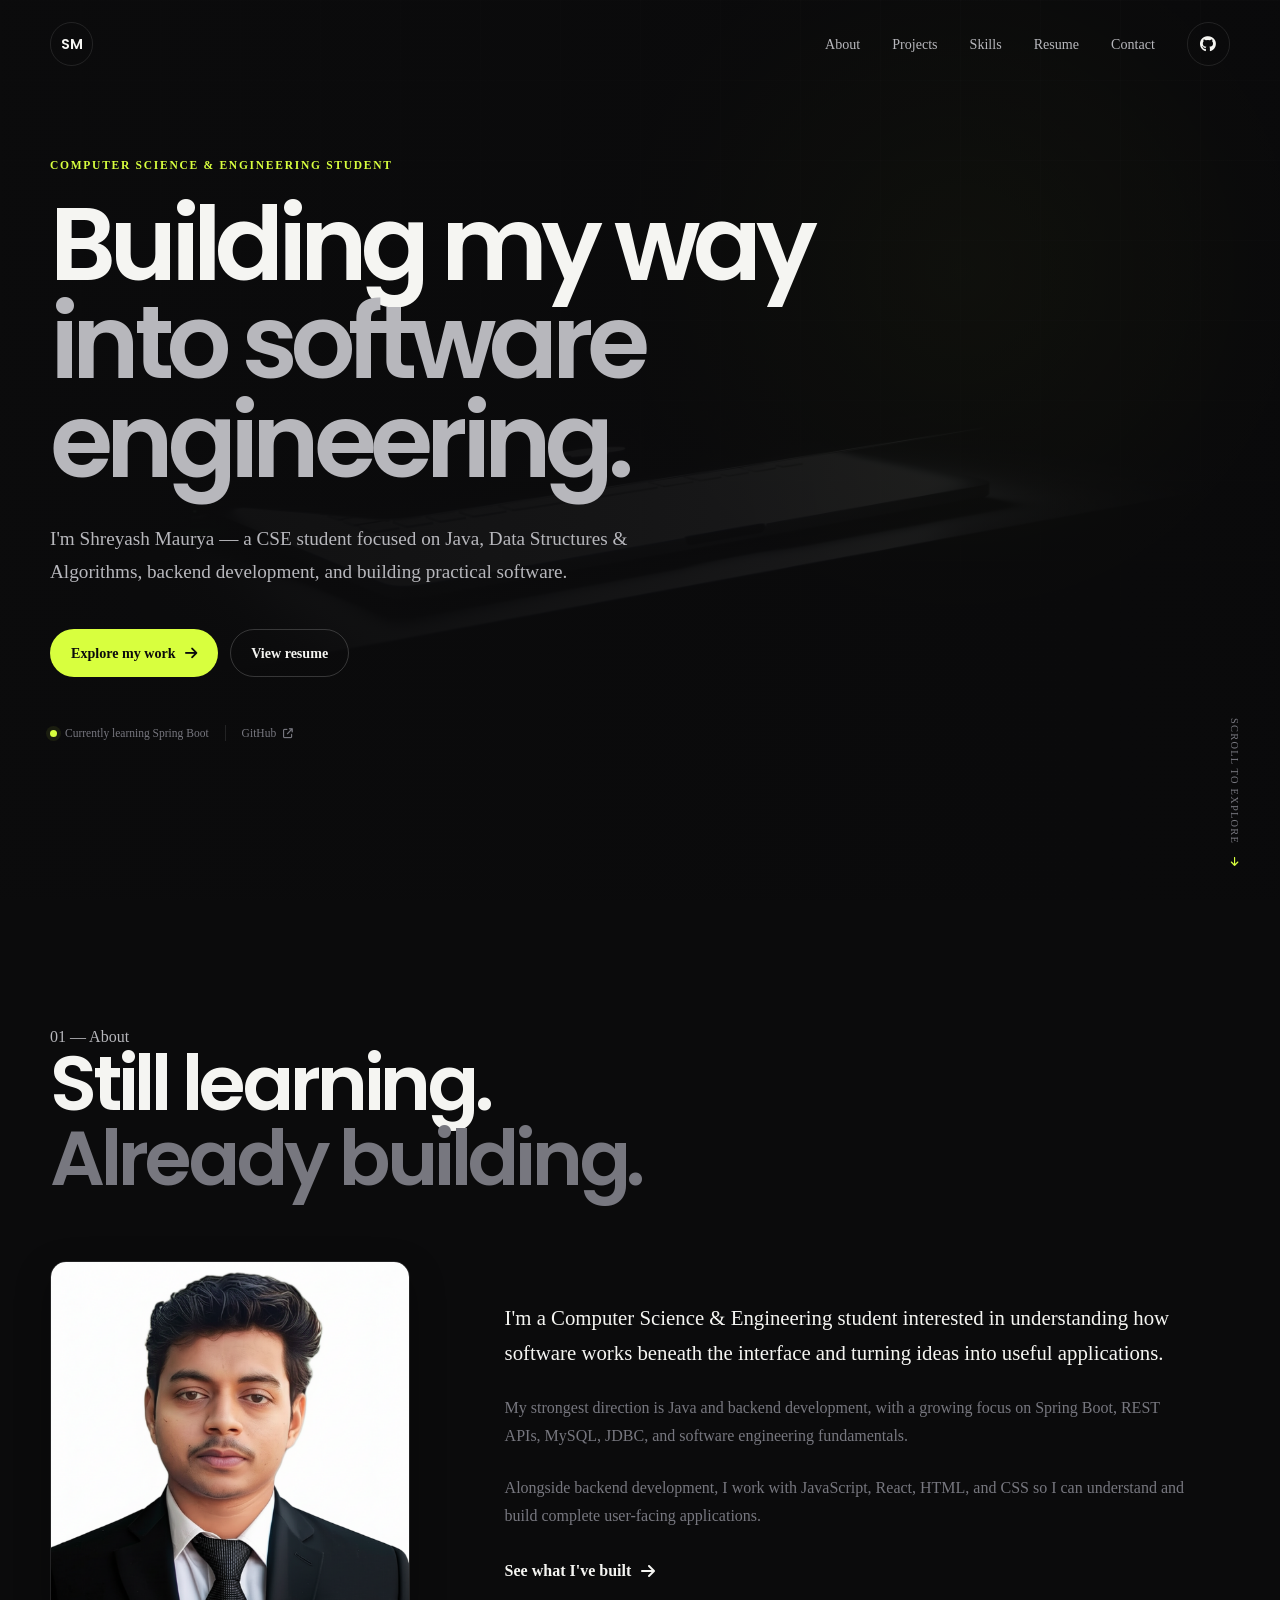
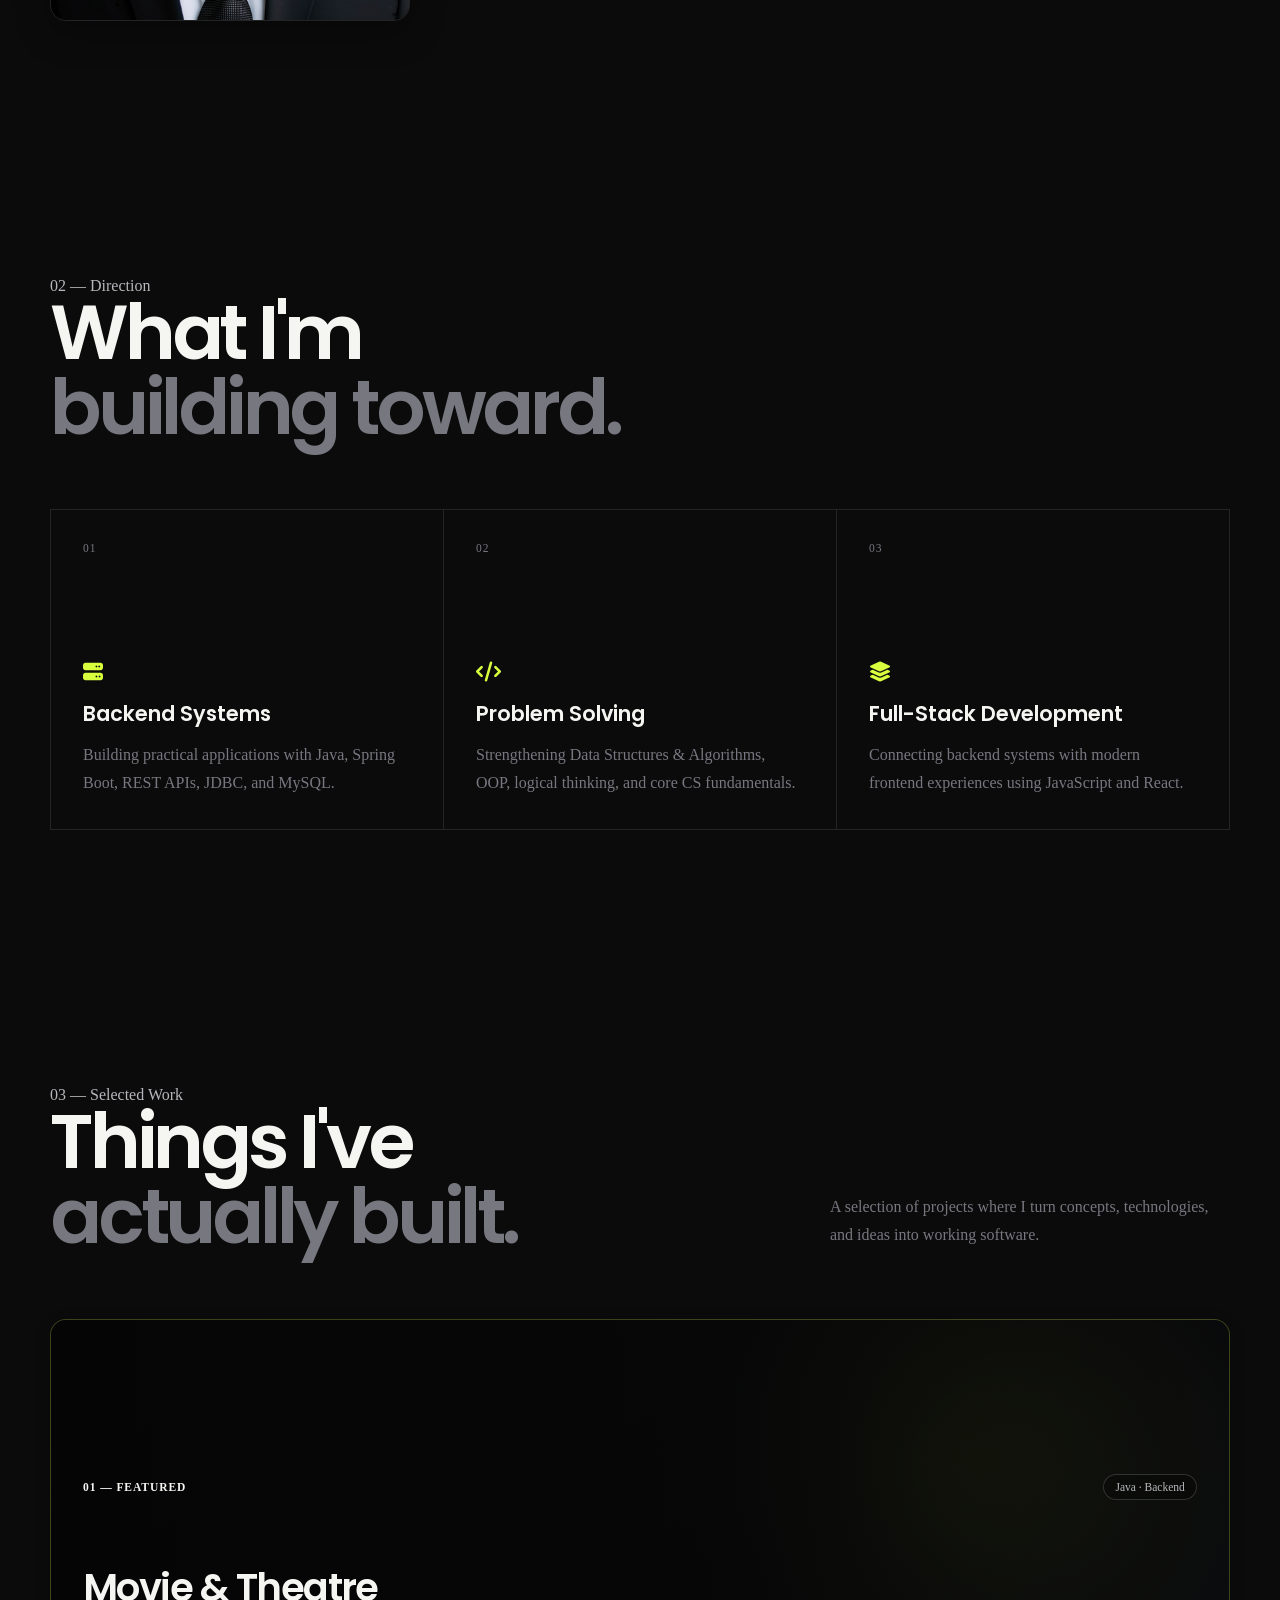
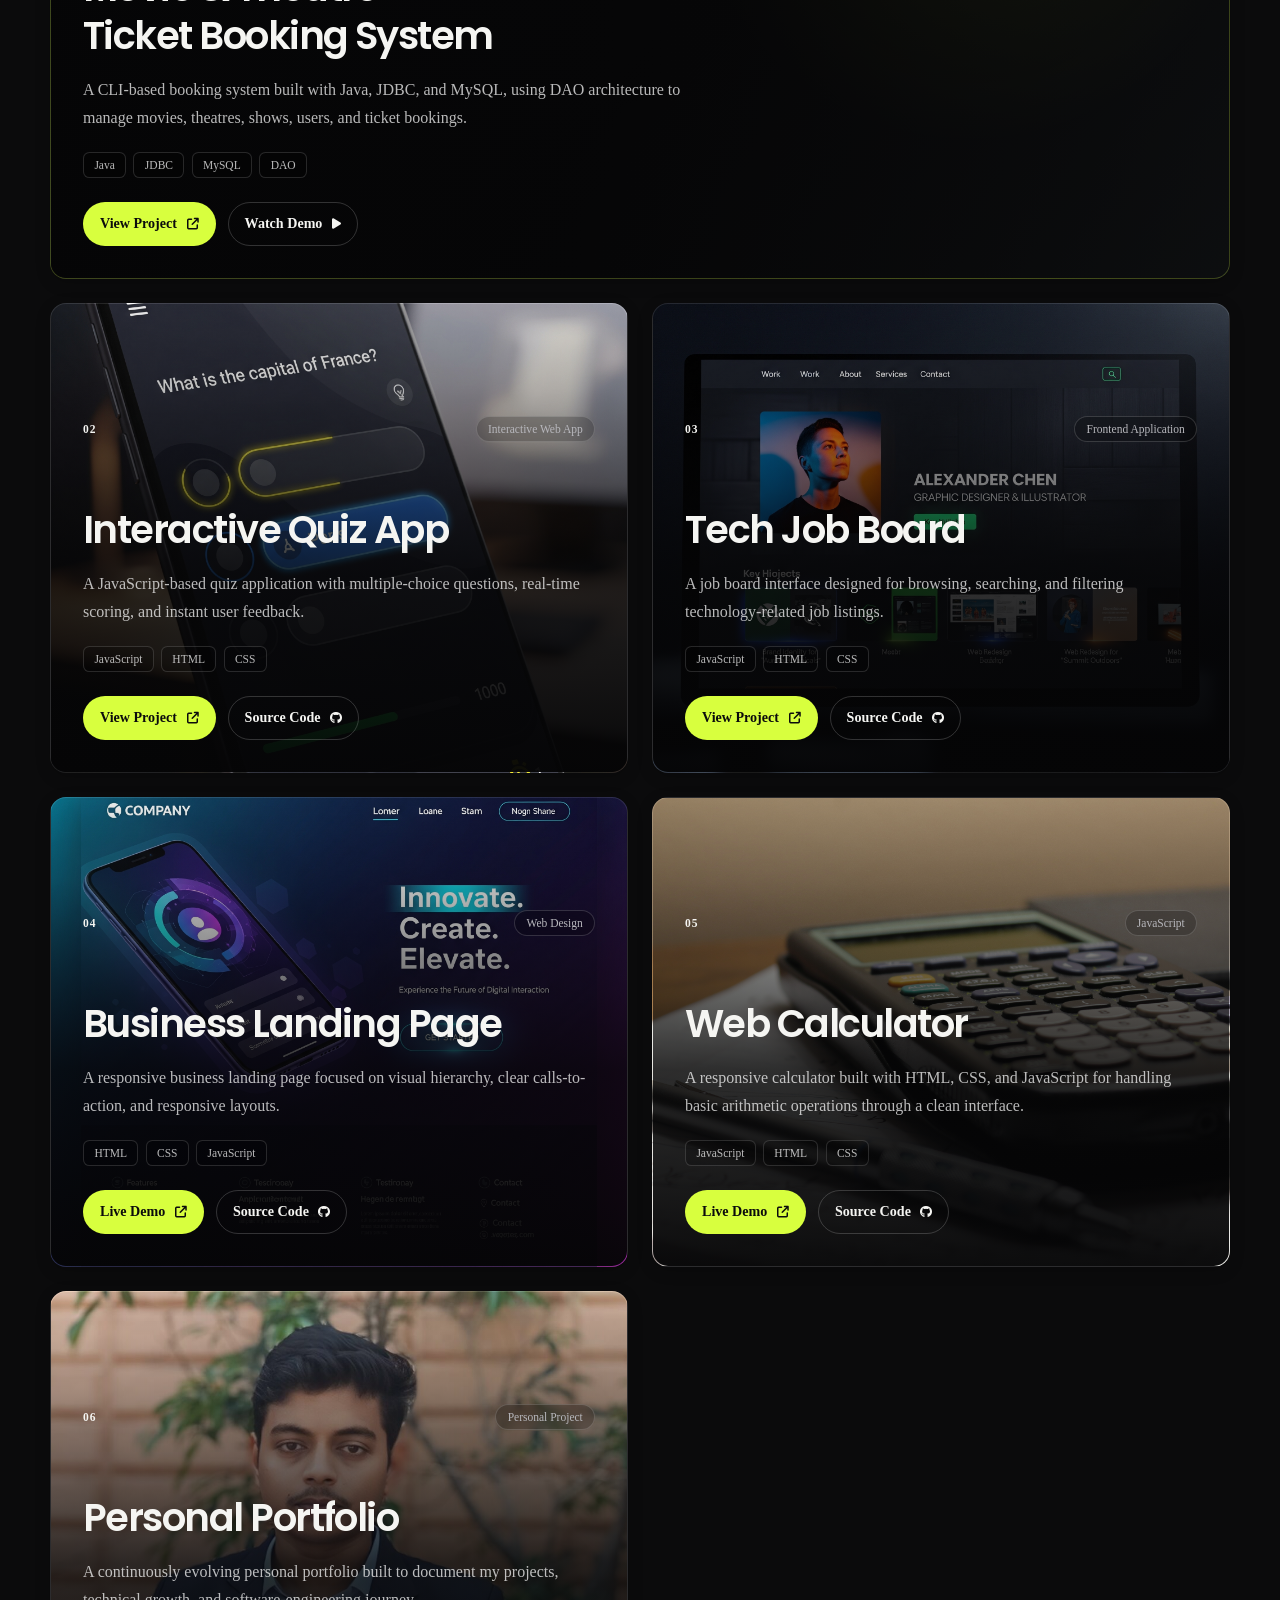
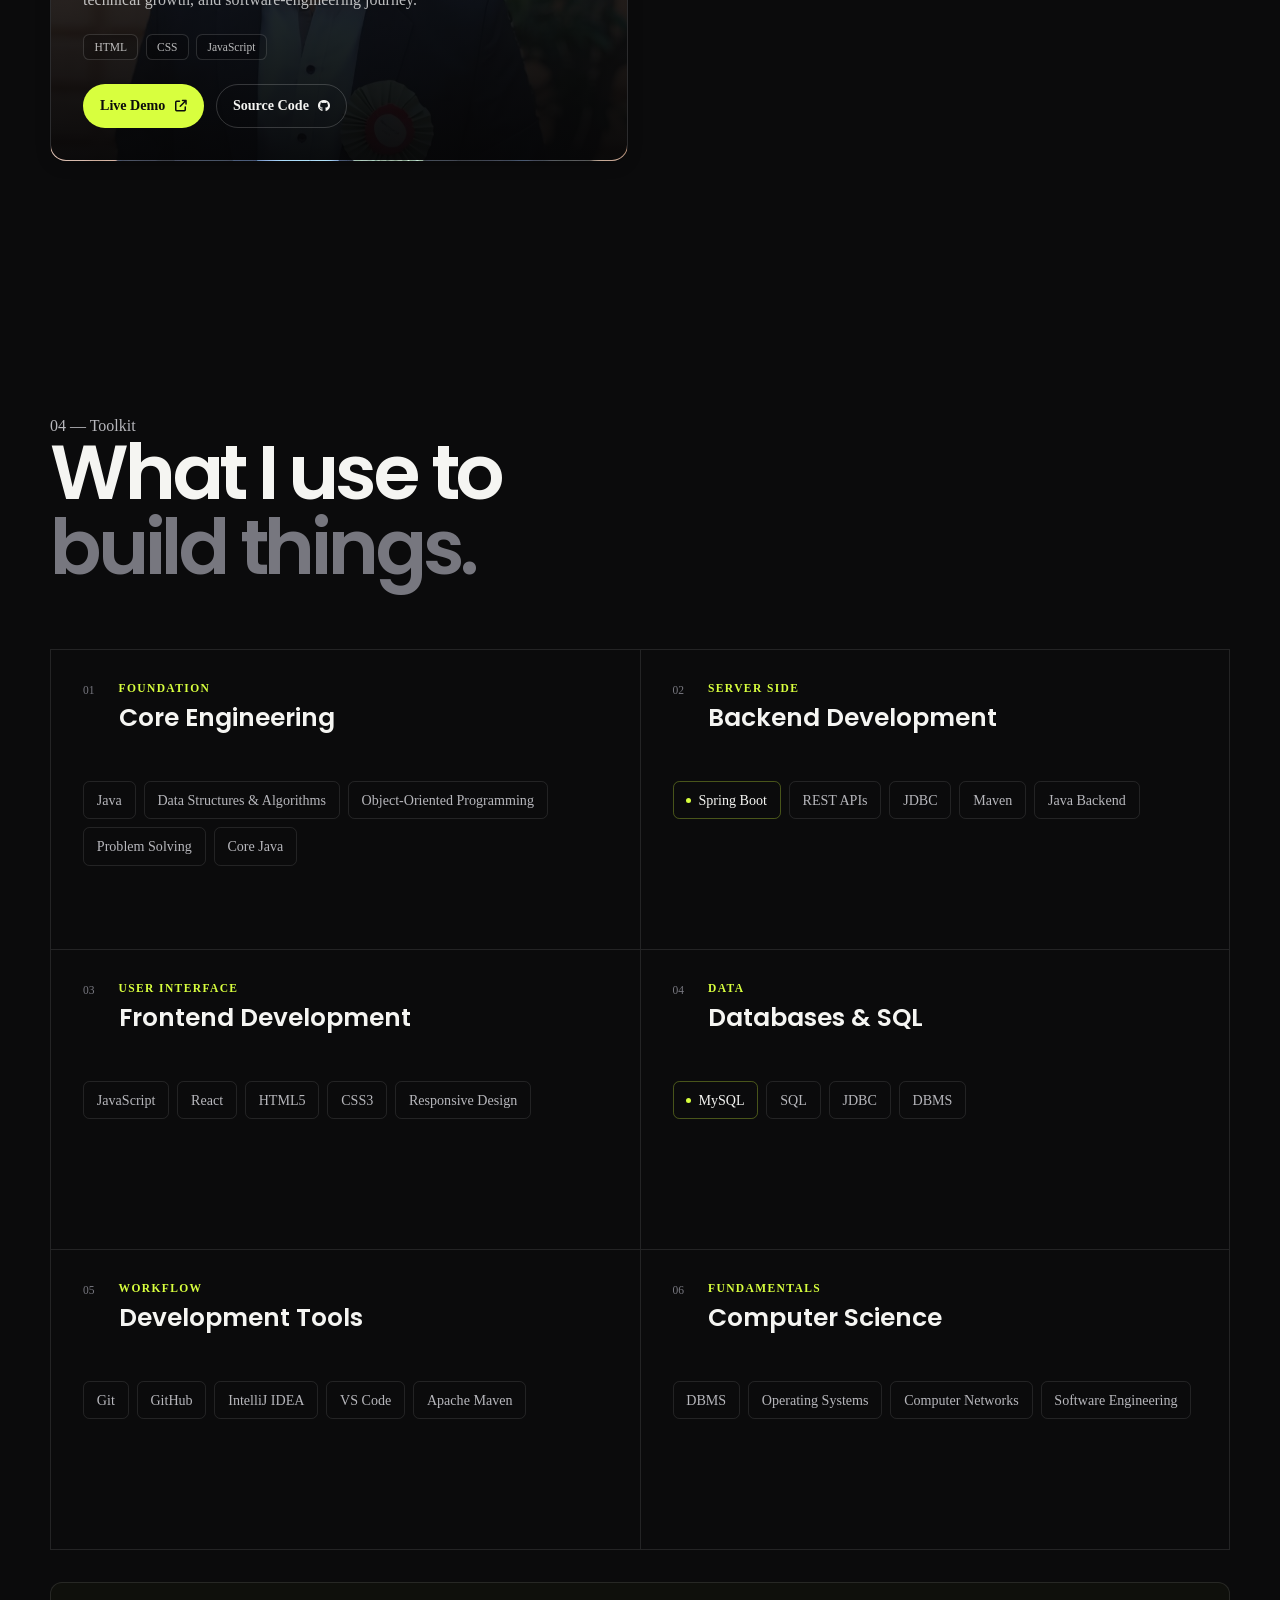
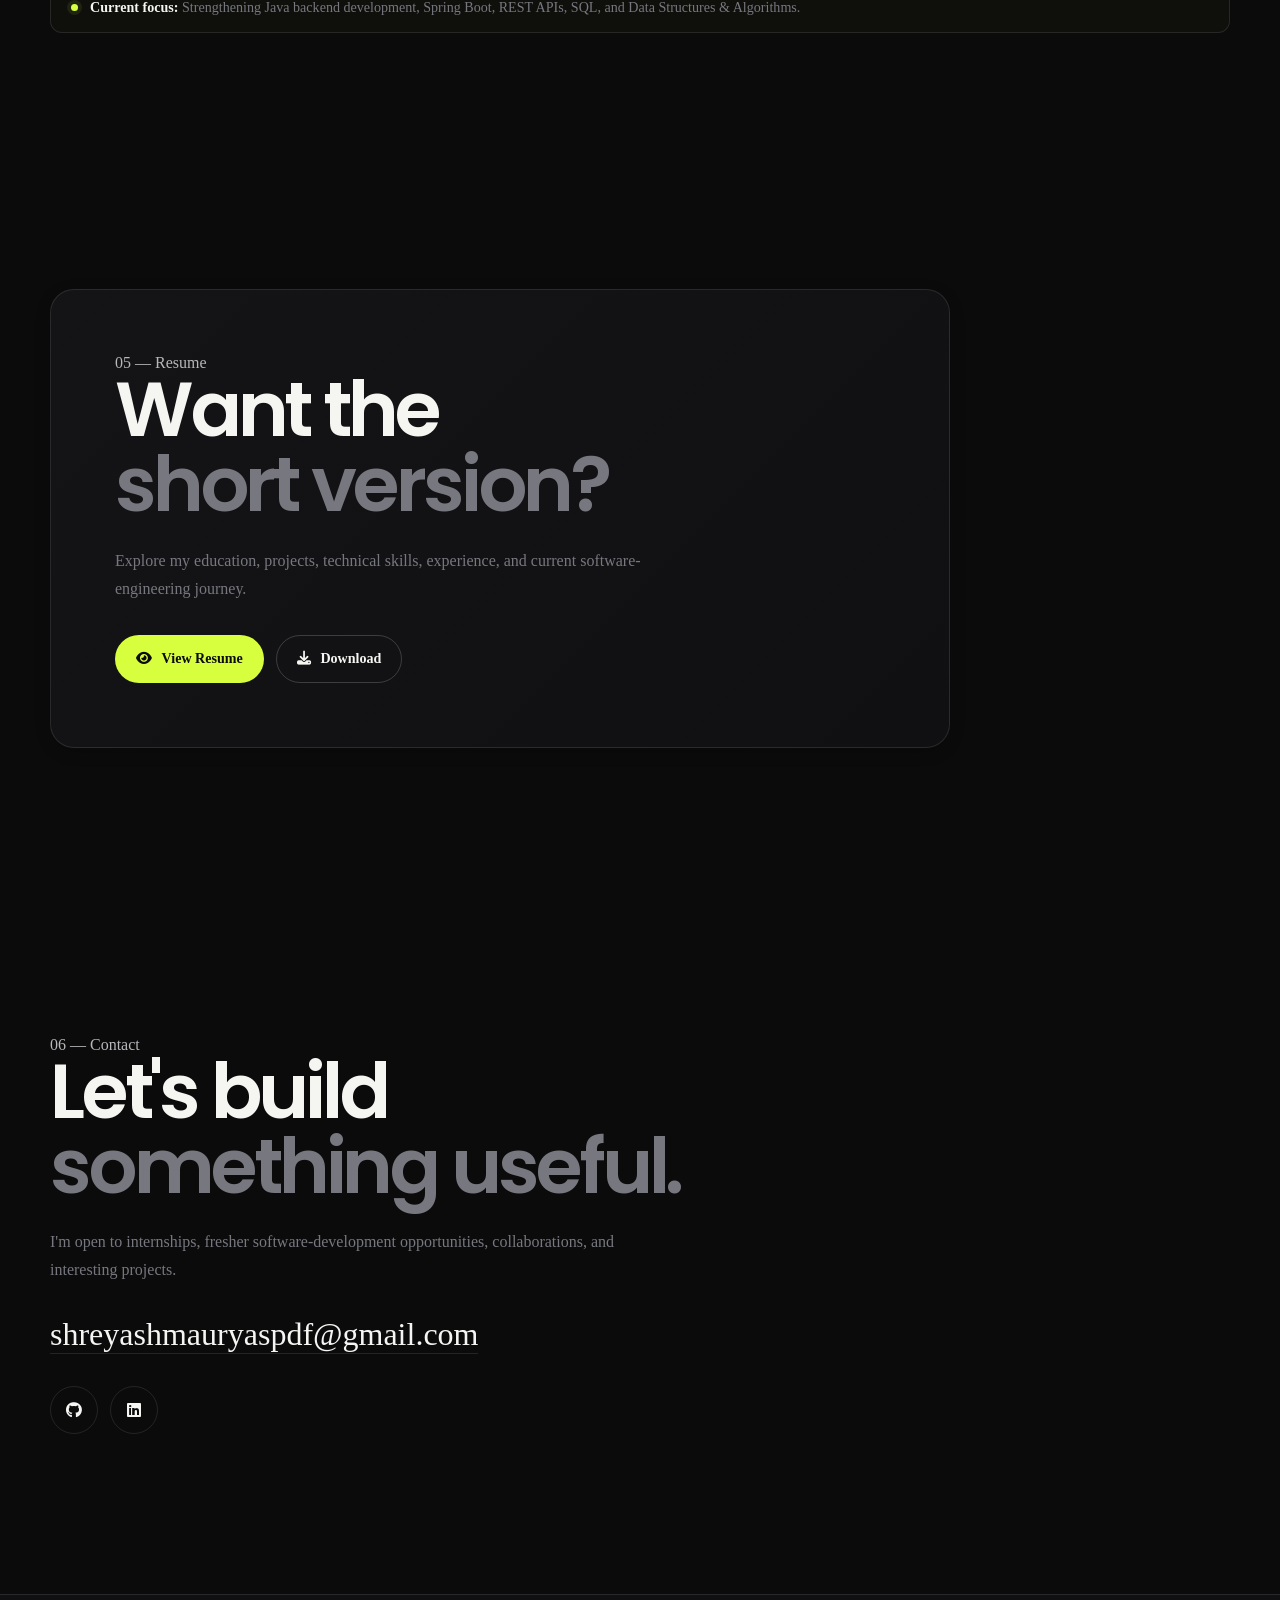
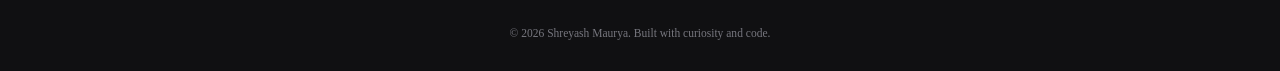
<file: index.html>
<!DOCTYPE html>
<html lang="en">

<head>
    <meta charset="UTF-8">

    <meta
        name="viewport"
        content="width=device-width, initial-scale=1.0"
    >

    <meta
        name="description"
        content="Shreyash Maurya — Computer Science & Engineering student focused on Java, DSA, backend development, and practical software engineering."
    >

    <meta
        name="author"
        content="Shreyash Maurya"
    >

    <meta
        name="theme-color"
        content="#0b0b0c"
    >

    <title>
        Shreyash Maurya | Aspiring Software Engineer
    </title>


    <!-- ================================
         GOOGLE FONTS
         ================================ -->

    <link rel="preconnect" href="https://fonts.googleapis.com">

    <link
        rel="preconnect"
        href="https://fonts.gstatic.com"
        crossorigin
    >

    <link
        href="https://fonts.googleapis.com/css2?family=Poppins:wght@400;500;600;700&family=Roboto:wght@400;500&display=swap"
        rel="stylesheet"
    >


    <!-- ================================
         FONT AWESOME
         ================================ -->

    <link
        rel="stylesheet"
        href="https://cdnjs.cloudflare.com/ajax/libs/font-awesome/6.5.2/css/all.min.css"
        integrity="sha512-SnH5WK+bzqgPHs44uWIX+LLJAJ9/2PkPKZ5QiAj6Ta86w+fsb2TkcmfRyVX3pBnMFcV7oQPJkl9QevSCWr3W6A=="
        crossorigin="anonymous"
        referrerpolicy="no-referrer"
    >


    <!-- ================================
         MAIN STYLESHEET
         ================================ -->

    <link rel="stylesheet" href="style.css">

</head>


<body>

    <!-- =================================================
         HEADER / NAVIGATION
         ================================================= -->

    <header id="header">

        <nav class="container">

            <!-- Logo -->

            <a
                href="#hero"
                class="logo"
                aria-label="Shreyash Maurya - Home"
            >
                <span>SM</span>
            </a>


            <!-- Navigation -->

            <div class="nav-right">

                <ul class="nav-links">

                    <li>
                        <a href="#about">
                            About
                        </a>
                    </li>

                    <li>
                        <a href="#projects">
                            Projects
                        </a>
                    </li>

                    <li>
                        <a href="#skills">
                            Skills
                        </a>
                    </li>

                    <li>
                        <a href="#resume">
                            Resume
                        </a>
                    </li>

                    <li>
                        <a href="#contact">
                            Contact
                        </a>
                    </li>

                </ul>


                <!-- GitHub -->

                <a
                    href="https://github.com/mauryashreyash"
                    target="_blank"
                    rel="noopener noreferrer"
                    class="nav-github"
                    aria-label="Visit my GitHub profile"
                >
                    <i class="fab fa-github"></i>
                </a>


                <!-- Mobile Menu Button -->

                <button
                    class="menu-toggle"
                    type="button"
                    aria-label="Open navigation menu"
                    aria-expanded="false"
                    aria-controls="mobile-menu"
                >

                    <span></span>
                    <span></span>

                </button>

            </div>

        </nav>


        <!-- Mobile Navigation -->

        <div
            id="mobile-menu"
            class="mobile-menu"
        >

            <ul>

                <li>
                    <a href="#about">
                        About
                    </a>
                </li>

                <li>
                    <a href="#projects">
                        Projects
                    </a>
                </li>

                <li>
                    <a href="#skills">
                        Skills
                    </a>
                </li>

                <li>
                    <a href="#resume">
                        Resume
                    </a>
                </li>

                <li>
                    <a href="#contact">
                        Contact
                    </a>
                </li>

            </ul>

        </div>

    </header>



    <!-- =================================================
         MAIN CONTENT
         ================================================= -->

    <main>


        <!-- =================================================
             HERO
             ================================================= -->

        <section id="hero">

            <!-- Existing background image retained -->

            <div class="hero-background"></div>


            <div class="container hero-content">

                <p class="hero-eyebrow">
                    Computer Science & Engineering Student
                </p>


                <h1>

                    Building my way
                    <br>

                    <span>
                        into software engineering.
                    </span>

                </h1>


                <p class="hero-description">

                    I'm Shreyash Maurya — a CSE student focused on
                    Java, Data Structures & Algorithms, backend
                    development, and building practical software.

                </p>


                <!-- Hero actions -->

                <div class="hero-actions">

                    <a
                        href="#projects"
                        class="btn btn-primary"
                    >
                        Explore my work

                        <i class="fas fa-arrow-right"></i>
                    </a>


                   <a
                        href="assets/resume/shreyash_resume.pdf?v=2"
                        target="_blank"
                        rel="noopener noreferrer"
                        class="btn btn-ghost"
                    >
                        View resume
                    </a>

                </div>


                <!-- Hero meta -->

                <div class="hero-meta">

                    <span>

                        <span class="status-dot"></span>

                        Currently learning Spring Boot

                    </span>


                    <span
                        class="hero-divider"
                        aria-hidden="true"
                    ></span>


                    <a
                        href="https://github.com/mauryashreyash"
                        target="_blank"
                        rel="noopener noreferrer"
                    >

                        GitHub

                        <i
                            class="fas fa-arrow-up-right-from-square"
                            aria-hidden="true"
                        ></i>

                    </a>

                </div>

            </div>


            <!-- Scroll indicator -->

            <a
                href="#about"
                class="scroll-indicator"
                aria-label="Scroll to About section"
            >

                <span>
                    Scroll to explore
                </span>

                <i class="fas fa-arrow-down"></i>

            </a>

        </section>



        <!-- =================================================
             ABOUT
             ================================================= -->

        <section
            id="about"
            class="container section"
        >

            <div class="section-heading">

                <p class="section-kicker">
                    01 — About
                </p>

                <h2>

                    Still learning.
                    <br>

                    <span>
                        Already building.
                    </span>

                </h2>

            </div>


            <div class="about-content">


                <!-- Profile image -->

                <div class="about-image">

                    <img
                        src="assets/images/shreyash.jpg"
                        alt="Portrait of Shreyash Maurya"
                        loading="lazy"
                    >

                </div>


                <!-- About text -->

                <div class="about-text">

                    <p class="about-lead">

                        I'm a Computer Science & Engineering student
                        interested in understanding how software works
                        beneath the interface and turning ideas into
                        useful applications.

                    </p>


                    <p>

                        My strongest direction is Java and backend
                        development, with a growing focus on Spring Boot,
                        REST APIs, MySQL, JDBC, and software engineering
                        fundamentals.

                    </p>


                    <p>

                        Alongside backend development, I work with
                        JavaScript, React, HTML, and CSS so I can understand
                        and build complete user-facing applications.

                    </p>


                    <a
                        href="#projects"
                        class="text-link"
                    >

                        See what I've built

                        <i class="fas fa-arrow-right"></i>

                    </a>

                </div>

            </div>

        </section>



        <!-- =================================================
             WHAT I BUILD
             ================================================= -->

        <section
            id="what-i-build"
            class="container section"
        >

            <div class="section-heading">

                <p class="section-kicker">
                    02 — Direction
                </p>

                <h2>

                    What I'm
                    <br>

                    <span>
                        building toward.
                    </span>

                </h2>

            </div>


            <div class="build-grid">


                <!-- Backend -->

                <article class="build-card">

                    <span class="build-number">
                        01
                    </span>

                    <div>

                        <i class="fas fa-server"></i>

                        <h3>
                            Backend Systems
                        </h3>

                        <p>

                            Building practical applications with
                            Java, Spring Boot, REST APIs, JDBC,
                            and MySQL.

                        </p>

                    </div>

                </article>


                <!-- Problem Solving -->

                <article class="build-card">

                    <span class="build-number">
                        02
                    </span>

                    <div>

                        <i class="fas fa-code"></i>

                        <h3>
                            Problem Solving
                        </h3>

                        <p>

                            Strengthening Data Structures & Algorithms,
                            OOP, logical thinking, and core CS
                            fundamentals.

                        </p>

                    </div>

                </article>


                <!-- Full Stack -->

                <article class="build-card">

                    <span class="build-number">
                        03
                    </span>

                    <div>

                        <i class="fas fa-layer-group"></i>

                        <h3>
                            Full-Stack Development
                        </h3>

                        <p>

                            Connecting backend systems with modern
                            frontend experiences using JavaScript
                            and React.

                        </p>

                    </div>

                </article>

            </div>

        </section>



        <!-- =================================================
             PROJECTS
             ================================================= -->

        <!-- ================= PROJECTS ================= -->
<section id="projects" class="container section">

    <div class="section-heading section-heading-row">

        <div>
            <p class="section-kicker">03 — Selected Work</p>

            <h2>
                Things I've<br>
                <span>actually built.</span>
            </h2>
        </div>

        <p class="section-intro">
            A selection of projects where I turn concepts,
            technologies, and ideas into working software.
        </p>

    </div>


    <div class="projects-grid">


        <!-- ================= FEATURED PROJECT ================= -->

<article class="project-card project-featured project-movie">

    <div class="project-content">

        <div class="project-top">

            <span class="project-number">
                01 — FEATURED
            </span>

            <span class="project-type">
                Java · Backend
            </span>

        </div>


        <div class="project-info">

            <h3>
                Movie & Theatre<br>
                Ticket Booking System
            </h3>

            <p>
                A CLI-based booking system built with Java,
                JDBC, and MySQL, using DAO architecture to
                manage movies, theatres, shows, users, and
                ticket bookings.
            </p>


            <div class="project-tech">

                <span>Java</span>
                <span>JDBC</span>
                <span>MySQL</span>
                <span>DAO</span>

            </div>

        </div>


        <div class="project-links">

    <a
        href="project-movie-booking.html"
        class="btn btn-primary"
    >
        View Project
        <i class="fas fa-arrow-up-right-from-square"></i>
    </a>


    <a
        href="https://drive.google.com/file/d/17W3FtPDTfIkznAkrrMILPgVtcB7grzrW/view?usp=drive_link"
        target="_blank"
        rel="noopener noreferrer"
        class="btn btn-ghost"
    >
        Watch Demo
        <i class="fas fa-play"></i>
    </a>

</div>

    </div>

</article>


<!-- ================= PROJECT 02 ================= -->

<article class="project-card project-quiz">

    <div class="project-content">

        <div class="project-top">
            <span class="project-number">02</span>

            <span class="project-type">
                Interactive Web App
            </span>
        </div>

        <div class="project-info">

            <h3>Interactive Quiz App</h3>

            <p>
                A JavaScript-based quiz application with
                multiple-choice questions, real-time scoring,
                and instant user feedback.
            </p>

            <div class="project-tech">
                <span>JavaScript</span>
                <span>HTML</span>
                <span>CSS</span>
            </div>

        </div>

      <div class="project-links">

    <a
        href="https://github.com/mauryashreyash/Quiz-app"
        target="_blank"
        rel="noopener noreferrer"
        class="btn btn-primary"
    >
        View Project
        <i class="fas fa-arrow-up-right-from-square"></i>
    </a>

    <a
        href="https://github.com/mauryashreyash/Quiz-app"
        target="_blank"
        rel="noopener noreferrer"
        class="btn btn-ghost"
    >
        Source Code
        <i class="fab fa-github"></i>
    </a>

</div>

    </div>

</article>


        <!-- ================= PROJECT 03 ================= -->

        <article class="project-card project-jobboard">

            <div class="project-content">

                <div class="project-top">
                    <span class="project-number">03</span>

                    <span class="project-type">
                        Frontend Application
                    </span>
                </div>


                <div class="project-info">

                    <h3>
                        Tech Job Board
                    </h3>

                        <p>
                            A job board interface designed for browsing,
                            searching, and filtering technology-related
                            job listings.
                        </p>

                        <div class="project-tech">
                            <span>JavaScript</span>
                            <span>HTML</span>
                            <span>CSS</span>
                        </div>

                </div>


                <div class="project-links">

                    <a
                        href="#"
                        class="btn btn-primary"
                    >
                        View Project
                        <i class="fas fa-arrow-up-right-from-square"></i>
                    </a>

                    <a
                        href="#"
                        class="btn btn-ghost"
                    >
                        Source Code
                        <i class="fab fa-github"></i>
                    </a>

                </div>

            </div>

        </article>



        <!-- ================= PROJECT 04 ================= -->

        <article class="project-card project-landingpage">

            <div class="project-content">

                <div class="project-top">
    <span class="project-number">04</span>

    <span class="project-type">
        Web Design
    </span>
</div>


                <div class="project-info">

                    <h3>
                        Business Landing Page
                    </h3>

                    <p>
    A responsive business landing page focused on
    visual hierarchy, clear calls-to-action,
    and responsive layouts.
</p>


                    <div class="project-tech">

                        <span>HTML</span>
                        <span>CSS</span>
                        <span>JavaScript</span>

                    </div>

                </div>


                <div class="project-links">

                    <a
                        href="https://mauryashreyash.github.io/landing-page-website/"
                        target="_blank"
                        rel="noopener noreferrer"
                        class="btn btn-primary"
                    >
                        Live Demo
                        <i class="fas fa-arrow-up-right-from-square"></i>
                    </a>

                    <a
                        href="https://github.com/mauryashreyash/landing-page-website.git"
                        target="_blank"
                        rel="noopener noreferrer"
                        class="btn btn-ghost"
                    >
                        Source Code
                        <i class="fab fa-github"></i>
                    </a>

                </div>

            </div>

        </article>



        <!-- ================= PROJECT 05 ================= -->

        <article class="project-card project-webcalculator">

            <div class="project-content">

               <div class="project-top">
    <span class="project-number">05</span>

    <span class="project-type">
        JavaScript
    </span>
</div>


                <div class="project-info">

                    <h3>
                        Web Calculator
                    </h3>

                   <p>
    A responsive calculator built with HTML, CSS,
    and JavaScript for handling basic arithmetic
    operations through a clean interface.
</p>


                    <div class="project-tech">

                        <span>JavaScript</span>
                        <span>HTML</span>
                        <span>CSS</span>

                    </div>

                </div>


                <div class="project-links">

                    <a
                        href="https://mauryashreyash.github.io/web-calculator/"
                        target="_blank"
                        rel="noopener noreferrer"
                        class="btn btn-primary"
                    >
                        Live Demo
                        <i class="fas fa-arrow-up-right-from-square"></i>
                    </a>

                    <a
                        href="https://github.com/mauryashreyash/web-calculator.git"
                        target="_blank"
                        rel="noopener noreferrer"
                        class="btn btn-ghost"
                    >
                        Source Code
                        <i class="fab fa-github"></i>
                    </a>

                </div>

            </div>

        </article>



        <!-- ================= PROJECT 06 ================= -->

        <article class="project-card project-portfolio">

            <div class="project-content">

                <div class="project-top">
    <span class="project-number">06</span>

    <span class="project-type">
        Personal Project
    </span>
</div>

                <div class="project-info">

                    <h3>
                        Personal Portfolio
                    </h3>
<p>
    A continuously evolving personal portfolio built
    to document my projects, technical growth,
    and software-engineering journey.
</p>

                    <div class="project-tech">

                        <span>HTML</span>
                        <span>CSS</span>
                        <span>JavaScript</span>

                    </div>

                </div>


                <div class="project-links">

                    <a
                        href="https://mauryashreyash.github.io/personal-portfolio/"
                        target="_blank"
                        rel="noopener noreferrer"
                        class="btn btn-primary"
                    >
                        Live Demo
                        <i class="fas fa-arrow-up-right-from-square"></i>
                    </a>

                    <a
                        href="https://github.com/mauryashreyash/personal-portfolio.git"
                        target="_blank"
                        rel="noopener noreferrer"
                        class="btn btn-ghost"
                    >
                        Source Code
                        <i class="fab fa-github"></i>
                    </a>

                </div>

            </div>

        </article>


    </div>

</section>



        <!-- =================================================
             SKILLS
             ================================================= -->


<section
    id="skills"
    class="container section"
>

    <div class="section-heading">

        <p class="section-kicker">
            04 — Toolkit
        </p>

        <h2>
            What I use to
            <br>
            <span>build things.</span>
        </h2>

    </div>


    <div class="skills-system">


        <!-- ==========================================
             CORE ENGINEERING
             ========================================== -->

        <article class="skill-category">

            <div class="skill-category-header">

                <span class="skill-category-number">
                    01
                </span>

                <div>

                    <p class="skill-category-label">
                        Foundation
                    </p>

                    <h3>
                        Core Engineering
                    </h3>

                </div>

            </div>


            <div class="skill-list">

                <span class="skill">
                    Java
                </span>

                <span class="skill">
                    Data Structures & Algorithms
                </span>

                <span class="skill">
                    Object-Oriented Programming
                </span>

                <span class="skill">
                    Problem Solving
                </span>

                <span class="skill">
                    Core Java
                </span>

            </div>

        </article>



        <!-- ==========================================
             BACKEND
             ========================================== -->

        <article class="skill-category">

            <div class="skill-category-header">

                <span class="skill-category-number">
                    02
                </span>

                <div>

                    <p class="skill-category-label">
                        Server Side
                    </p>

                    <h3>
                        Backend Development
                    </h3>

                </div>

            </div>


            <div class="skill-list">

                <span class="skill skill-primary">
                    Spring Boot
                </span>

                <span class="skill">
                    REST APIs
                </span>

                <span class="skill">
                    JDBC
                </span>

                <span class="skill">
                    Maven
                </span>

                <span class="skill">
                    Java Backend
                </span>

            </div>

        </article>



        <!-- ==========================================
             FRONTEND
             ========================================== -->

        <article class="skill-category">

            <div class="skill-category-header">

                <span class="skill-category-number">
                    03
                </span>

                <div>

                    <p class="skill-category-label">
                        User Interface
                    </p>

                    <h3>
                        Frontend Development
                    </h3>

                </div>

            </div>


            <div class="skill-list">

                <span class="skill">
                    JavaScript
                </span>

                <span class="skill">
                    React
                </span>

                <span class="skill">
                    HTML5
                </span>

                <span class="skill">
                    CSS3
                </span>

                <span class="skill">
                    Responsive Design
                </span>

            </div>

        </article>



        <!-- ==========================================
             DATABASE
             ========================================== -->

        <article class="skill-category">

            <div class="skill-category-header">

                <span class="skill-category-number">
                    04
                </span>

                <div>

                    <p class="skill-category-label">
                        Data
                    </p>

                    <h3>
                        Databases & SQL
                    </h3>

                </div>

            </div>


            <div class="skill-list">

                <span class="skill skill-primary">
                    MySQL
                </span>

                <span class="skill">
                    SQL
                </span>

                <span class="skill">
                    JDBC
                </span>

                <span class="skill">
                    DBMS
                </span>

            </div>

        </article>



        <!-- ==========================================
             DEVELOPMENT TOOLS
             ========================================== -->

        <article class="skill-category">

            <div class="skill-category-header">

                <span class="skill-category-number">
                    05
                </span>

                <div>

                    <p class="skill-category-label">
                        Workflow
                    </p>

                    <h3>
                        Development Tools
                    </h3>

                </div>

            </div>


            <div class="skill-list">

                <span class="skill">
                    Git
                </span>

                <span class="skill">
                    GitHub
                </span>

                <span class="skill">
                    IntelliJ IDEA
                </span>

                <span class="skill">
                    VS Code
                </span>

                <span class="skill">
                    Apache Maven
                </span>

            </div>

        </article>



        <!-- ==========================================
             COMPUTER SCIENCE
             ========================================== -->

        <article class="skill-category">

            <div class="skill-category-header">

                <span class="skill-category-number">
                    06
                </span>

                <div>

                    <p class="skill-category-label">
                        Fundamentals
                    </p>

                    <h3>
                        Computer Science
                    </h3>

                </div>

            </div>


            <div class="skill-list">

                <span class="skill">
                    DBMS
                </span>

                <span class="skill">
                    Operating Systems
                </span>

                <span class="skill">
                    Computer Networks
                </span>

                <span class="skill">
                    Software Engineering
                </span>

            </div>

        </article>


    </div>


    <!-- ==========================================
         CURRENT FOCUS
         ========================================== -->

    <div class="skills-focus">

        <span class="skills-focus-dot"></span>

        <p>

            <strong>Current focus:</strong>

            Strengthening Java backend development,
            Spring Boot, REST APIs, SQL, and
            Data Structures & Algorithms.

        </p>

    </div>

</section>



        <!-- =================================================
             RESUME
             ================================================= -->

        <section
            id="resume"
            class="container section"
        >

            <div class="resume-content">

                <p class="section-kicker">
                    05 — Resume
                </p>


                <h2>

                    Want the
                    <br>

                    <span>
                        short version?
                    </span>

                </h2>


                <p>

                    Explore my education, projects, technical skills,
                    experience, and current software-engineering journey.

                </p>


                <div class="resume-buttons">


                    <!-- View -->

                    <a
                        href="assets/resume/shreyash_resume.pdf?v=2"
                        class="btn btn-primary"
                        target="_blank"
                        rel="noopener noreferrer"
                    >
                        <i class="fas fa-eye"></i>
                        View Resume
                    </a>        


                    <!-- Download -->

                    <a
                        href="assets/resume/shreyash_resume.pdf"
                        class="btn btn-ghost"
                        download
                    >

                        <i class="fas fa-download"></i>

                        Download

                    </a>

                </div>

            </div>

        </section>



        <!-- =================================================
             CONTACT
             ================================================= -->

        <section
            id="contact"
            class="container section"
        >

            <div class="contact-content">

                <p class="section-kicker">
                    06 — Contact
                </p>


                <h2>

                    Let's build
                    <br>

                    <span>
                        something useful.
                    </span>

                </h2>


                <p>

                    I'm open to internships, fresher software-development
                    opportunities, collaborations, and interesting projects.

                </p>


                <!-- Email -->

                <a
                    href="mailto:shreyashmauryaspdf@gmail.com"
                    class="contact-email"
                >

                    shreyashmauryaspdf@gmail.com

                </a>


                <!-- Social -->

                <div class="social-links">


                    <a
                        href="https://github.com/mauryashreyash"
                        target="_blank"
                        rel="noopener noreferrer"
                        aria-label="GitHub"
                    >

                        <i class="fab fa-github"></i>

                    </a>


                    <a
                        href="https://linkedin.com/in/mauryashreyash"
                        target="_blank"
                        rel="noopener noreferrer"
                        aria-label="LinkedIn"
                    >

                        <i class="fab fa-linkedin"></i>

                    </a>

                </div>

            </div>

        </section>

    </main>



    <!-- =================================================
         FOOTER
         ================================================= -->

    <footer>

        <p>
            © 2026 Shreyash Maurya. Built with curiosity and code.
        </p>

    </footer>



    <!-- =================================================
         JAVASCRIPT
         ================================================= -->

    <script>

        /* ================================================
           HEADER SCROLL EFFECT
           ================================================ */

        const header =
            document.getElementById('header');


        window.addEventListener('scroll', () => {

            if (window.scrollY > 50) {

                header.classList.add('scrolled');

            } else {

                header.classList.remove('scrolled');

            }

        });



        /* ================================================
           SECTION REVEAL
           ================================================ */

        const sections =
            document.querySelectorAll('.section');


        const observer =
            new IntersectionObserver(
                (entries) => {

                    entries.forEach((entry) => {

                        if (entry.isIntersecting) {

                            entry.target.classList.add('visible');

                            observer.unobserve(entry.target);

                        }

                    });

                },
                {
                    threshold: 0.1
                }
            );


        sections.forEach((section) => {

            observer.observe(section);

        });



        /* ================================================
           MOBILE NAVIGATION
           ================================================ */

        const menuToggle =
            document.querySelector('.menu-toggle');

        const mobileMenu =
            document.querySelector('.mobile-menu');


        menuToggle.addEventListener('click', () => {

            const isOpen =
                mobileMenu.classList.toggle('open');


            menuToggle.setAttribute(
                'aria-expanded',
                isOpen
            );


            menuToggle.setAttribute(
                'aria-label',
                isOpen
                    ? 'Close navigation menu'
                    : 'Open navigation menu'
            );

        });



        /* ================================================
           CLOSE MOBILE MENU AFTER NAVIGATION
           ================================================ */

        document
            .querySelectorAll('.mobile-menu a')
            .forEach((link) => {

                link.addEventListener('click', () => {

                    mobileMenu.classList.remove('open');

                    menuToggle.setAttribute(
                        'aria-expanded',
                        'false'
                    );

                    menuToggle.setAttribute(
                        'aria-label',
                        'Open navigation menu'
                    );

                });

            });



        /* ================================================
           CLOSE MOBILE MENU WITH ESCAPE
           ================================================ */

        document.addEventListener('keydown', (event) => {

            if (
                event.key === 'Escape' &&
                mobileMenu.classList.contains('open')
            ) {

                mobileMenu.classList.remove('open');

                menuToggle.setAttribute(
                    'aria-expanded',
                    'false'
                );

                menuToggle.setAttribute(
                    'aria-label',
                    'Open navigation menu'
                );

                menuToggle.focus();

            }

        });

    </script>

</body>

</html>
</file>
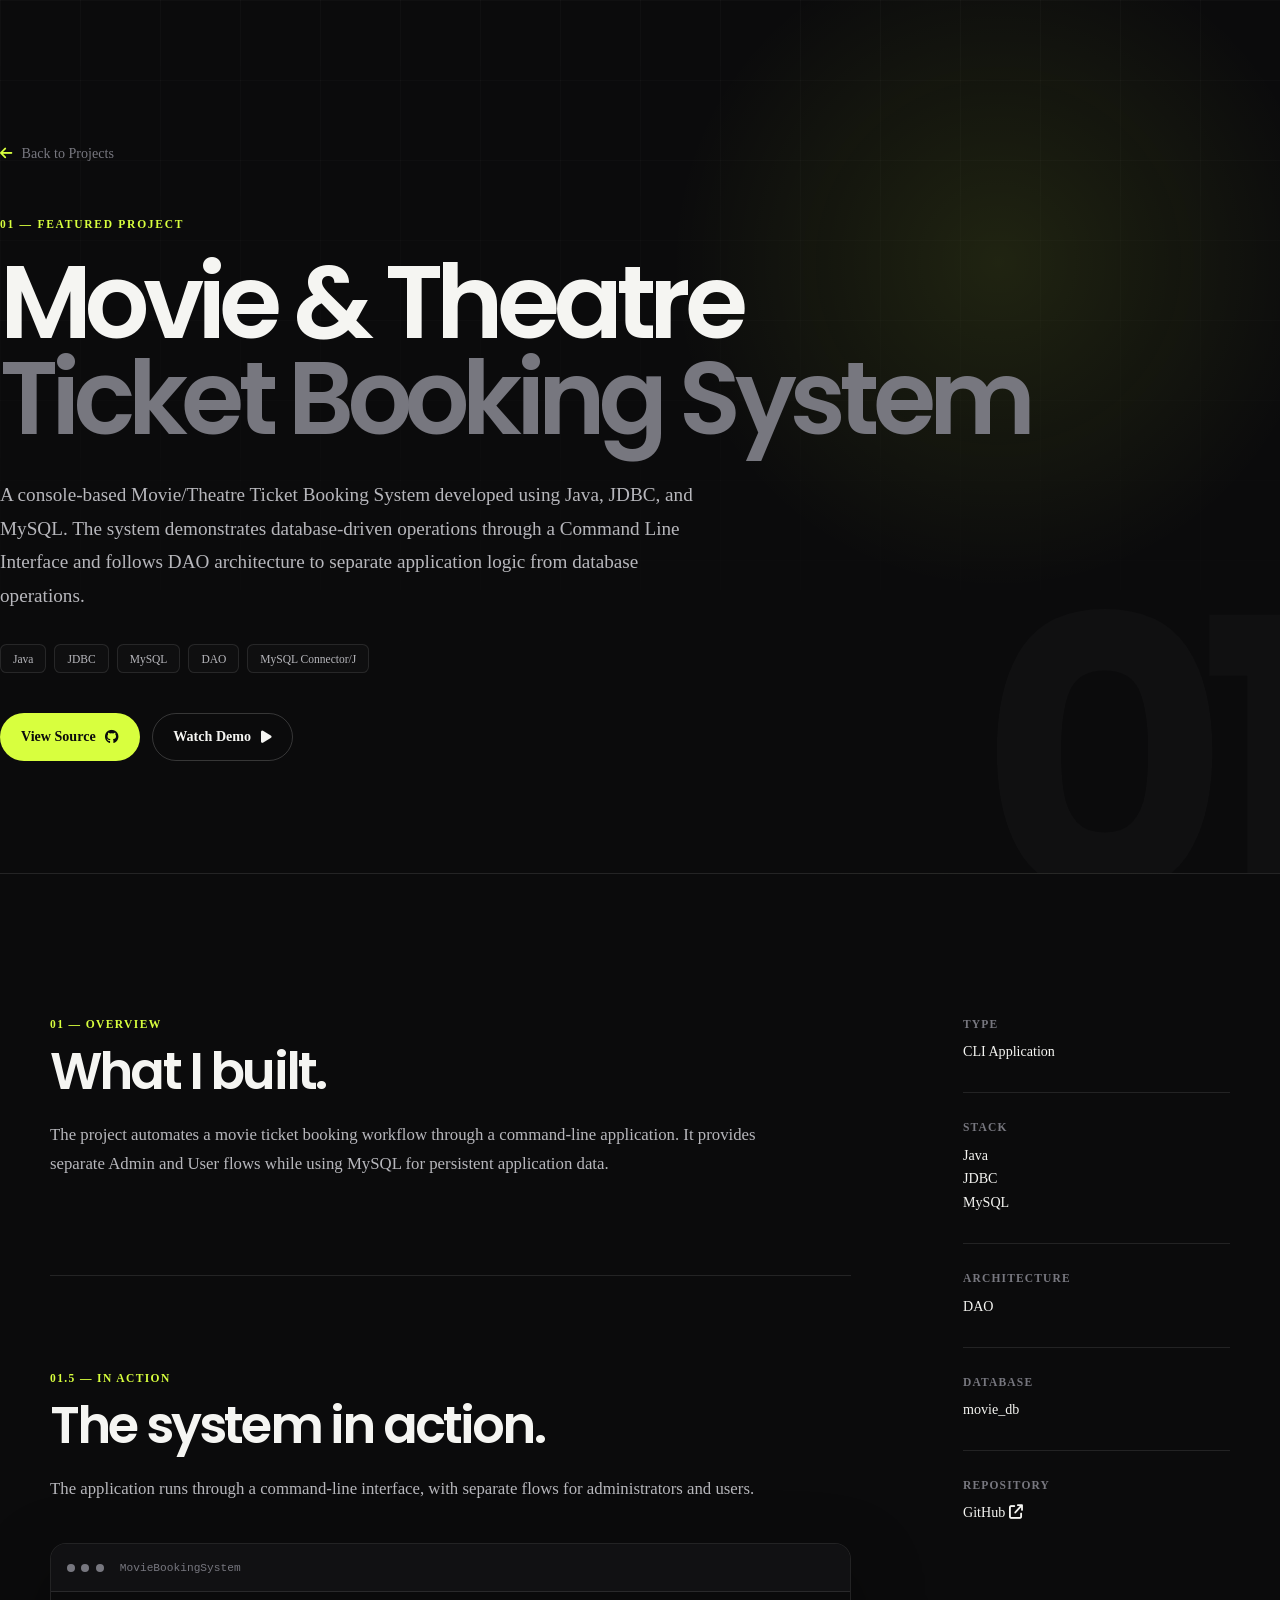
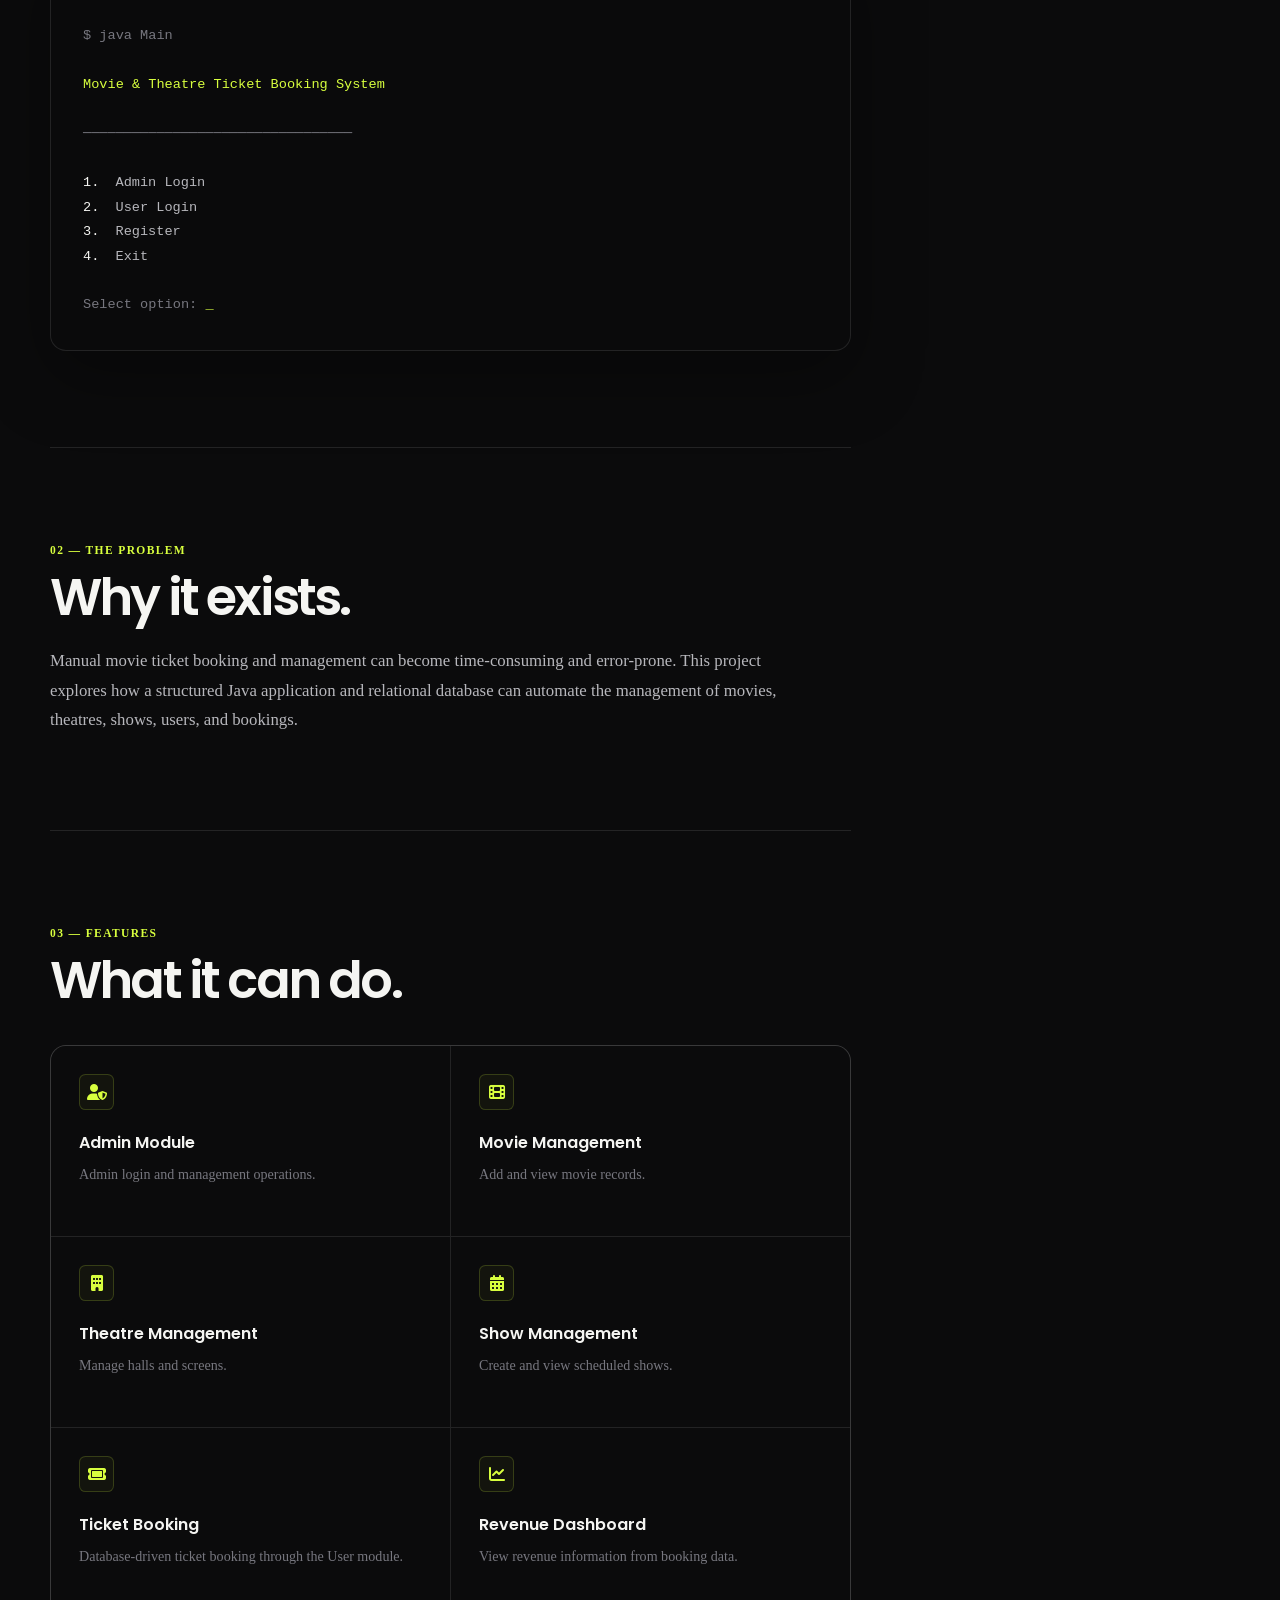
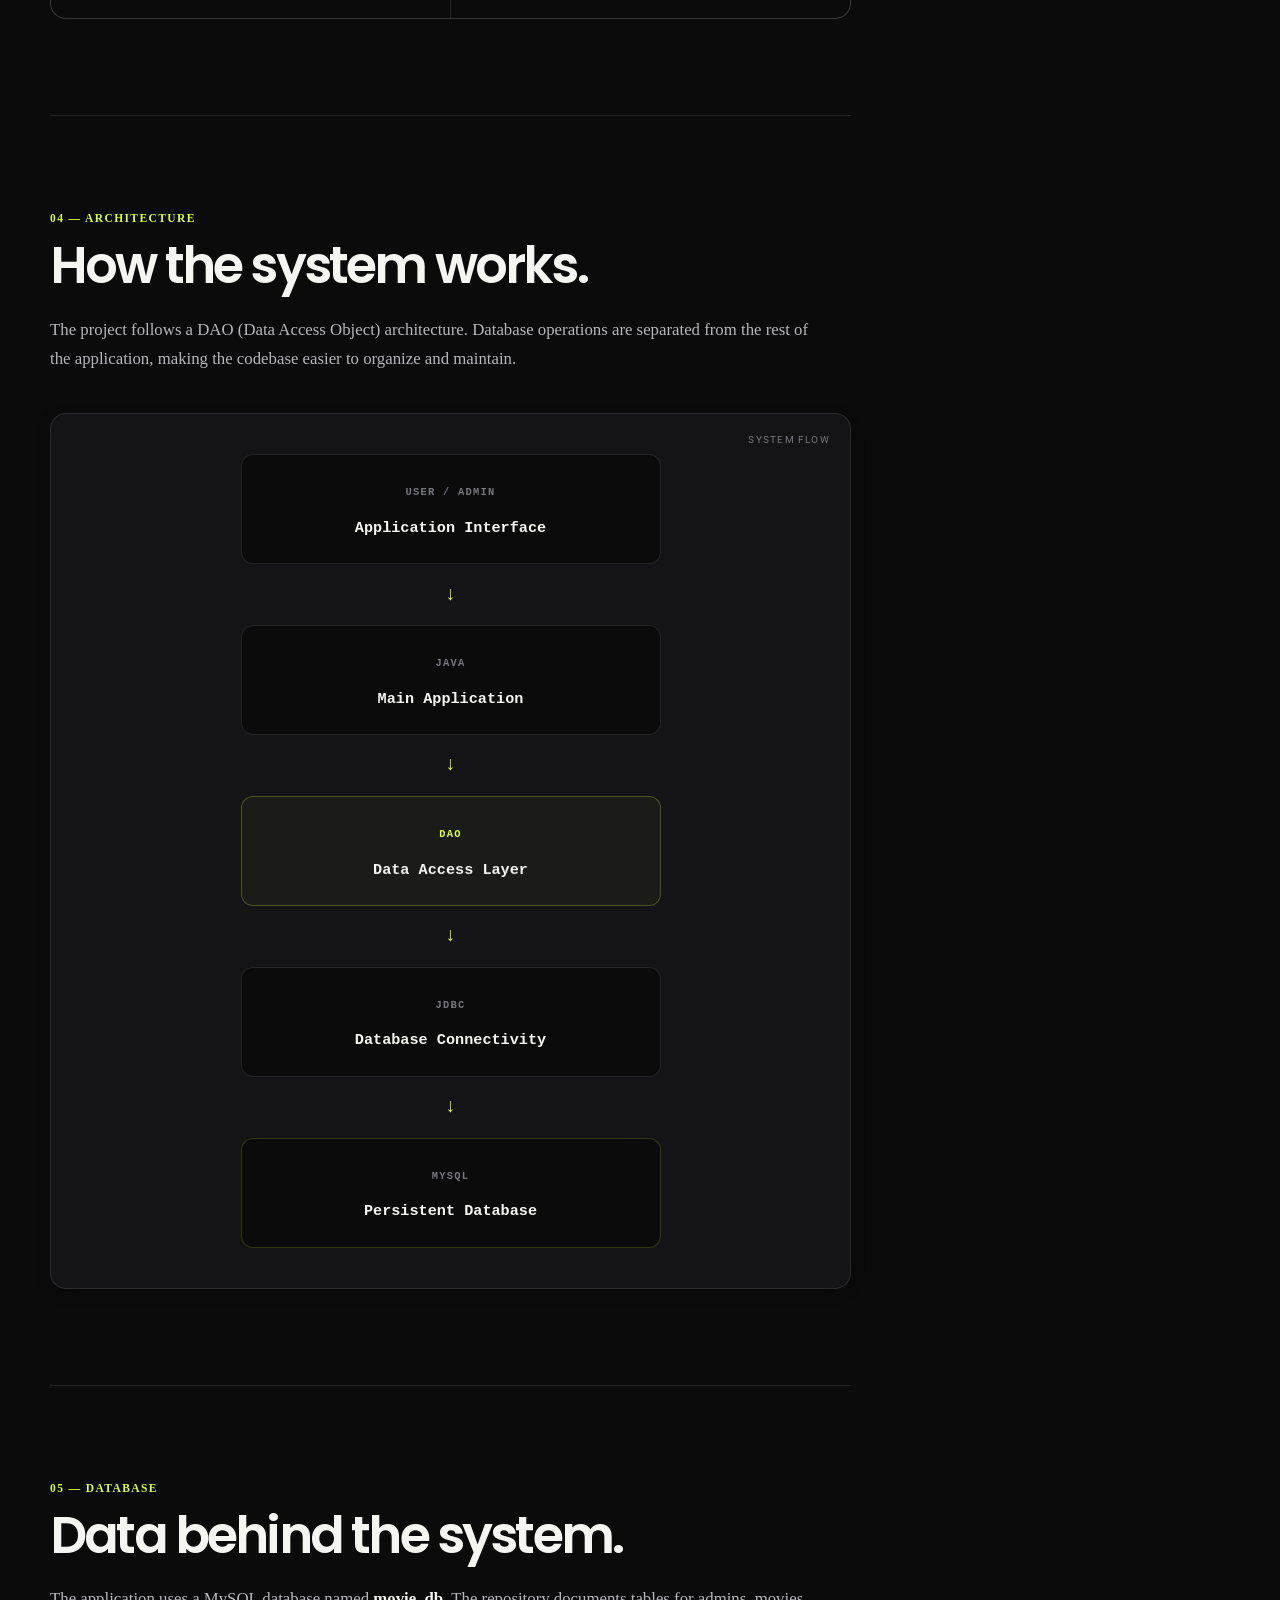
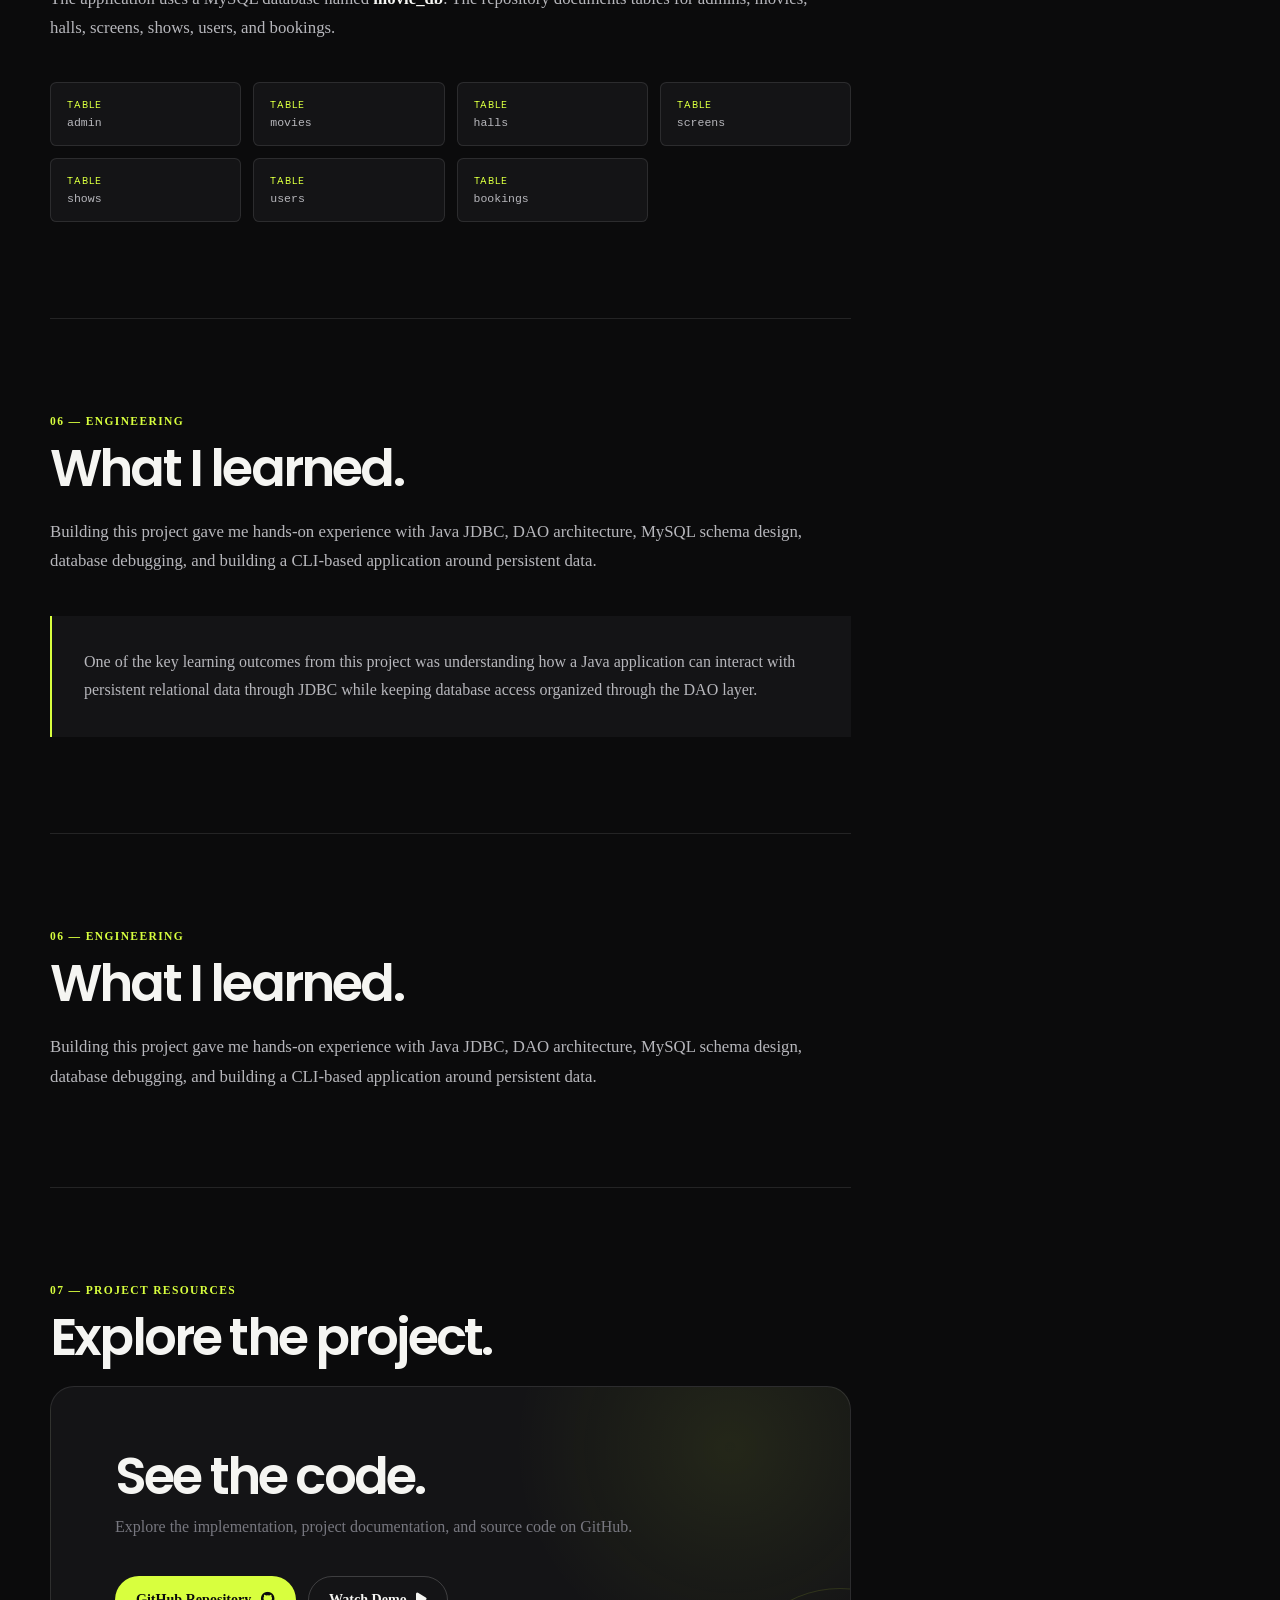
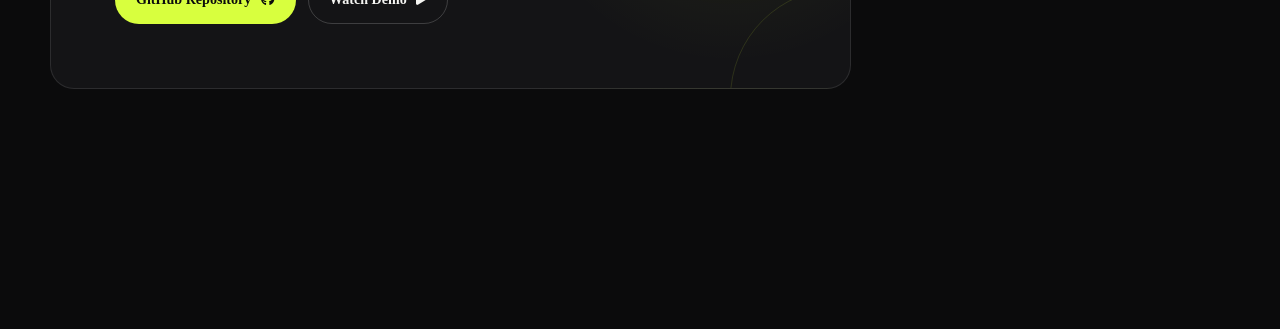
<file: project-movie-booking.html>
<!DOCTYPE html>
<html lang="en">

<head>

    <meta charset="UTF-8">

    <meta
        name="viewport"
        content="width=device-width, initial-scale=1.0"
    >

    <meta
        name="description"
        content="Movie & Theatre Ticket Booking System — Java, JDBC, MySQL and DAO architecture."
    >

    <title>
        Movie & Theatre Ticket Booking System — Shreyash Maurya
    </title>


    <!-- Google Fonts -->

    <link
        href="https://fonts.googleapis.com/css2?family=Poppins:wght@400;500;600;700&family=Roboto:wght@400;500&display=swap"
        rel="stylesheet"
    >


    <!-- Font Awesome -->

    <link
        rel="stylesheet"
        href="https://cdnjs.cloudflare.com/ajax/libs/font-awesome/6.5.2/css/all.min.css"
    >


    <!-- Main Portfolio Styles -->

    <link
        rel="stylesheet"
        href="style.css"
    >


    <!-- Project Page Styles -->

<style>

/* =========================================================
   MOVIE BOOKING — PROJECT DETAIL DESIGN
   ========================================================= */

.project-page {
    min-height: 100vh;
    background: var(--color-bg);
}


/* =========================================================
   PROJECT HERO
   ========================================================= */

.project-detail-hero {
    position: relative;

    min-height: 78vh;

    display: flex;
    align-items: center;

    overflow: hidden;

    border-bottom: 1px solid var(--color-border);

    background:
        radial-gradient(
            circle at 78% 30%,
            rgba(216, 255, 62, 0.10),
            transparent 28%
        ),
        var(--color-bg);
}


/* Technical grid */

.project-detail-hero::before {
    content: '';

    position: absolute;
    inset: 0;

    background-image:
        linear-gradient(
            rgba(255,255,255,0.025) 1px,
            transparent 1px
        ),
        linear-gradient(
            90deg,
            rgba(255,255,255,0.025) 1px,
            transparent 1px
        );

    background-size: 80px 80px;

    mask-image:
        linear-gradient(
            to bottom,
            black 0%,
            transparent 90%
        );

    pointer-events: none;
}


/* Large decorative number */

.project-detail-hero::after {
    content: '01';

    position: absolute;

    right: -2rem;
    bottom: -5rem;

    font-family: var(--font-heading);

    font-size:
        clamp(15rem, 30vw, 32rem);

    font-weight: 700;

    line-height: 1;

    letter-spacing: -0.08em;

    color:
        rgba(255,255,255,0.018);

    pointer-events: none;
}


.project-detail-hero-content {
    position: relative;

    z-index: 2;

    width: 100%;

    padding-top: 9rem;
    padding-bottom: 7rem;
}


/* =========================================================
   BACK LINK
   ========================================================= */

.back-link {
    display: inline-flex;

    align-items: center;

    gap: 0.6rem;

    margin-bottom: 3.5rem;

    color: var(--color-text-muted);

    font-size: var(--text-sm);

    transition:
        color var(--duration-fast) ease,
        transform var(--duration-fast) ease;
}


.back-link:hover {
    color: var(--color-text);

    transform: translateX(-3px);
}


.back-link i {
    color: var(--color-accent);
}


/* =========================================================
   HERO TYPOGRAPHY
   ========================================================= */

.project-detail-kicker {
    margin-bottom: 1.5rem;

    color: var(--color-accent);

    font-size: var(--text-xs);

    font-weight: var(--weight-semibold);

    letter-spacing: 0.15em;

    text-transform: uppercase;
}


.project-detail-hero h1 {
    max-width: 1050px;

    margin: 0;

    font-family: var(--font-heading);

    font-size:
        clamp(3.3rem, 8vw, 7rem);

    font-weight: var(--weight-semibold);

    line-height: 0.94;

    letter-spacing: -0.065em;
}


.project-detail-hero h1 span {
    display: block;

    color: var(--color-text-muted);
}


.project-detail-description {
    max-width: 700px;

    margin-top: 2rem;

    color: var(--color-text-secondary);

    font-size:
        clamp(1rem, 1.5vw, 1.2rem);

    line-height: var(--leading-relaxed);
}


/* =========================================================
   TECHNOLOGY
   ========================================================= */

.project-detail-tech {
    display: flex;

    flex-wrap: wrap;

    gap: 0.5rem;

    margin-top: 2rem;
}


.project-detail-tech span {
    padding:
        0.45rem 0.75rem;

    color: var(--color-text-secondary);

    font-size: var(--text-xs);

    border:
        1px solid var(--color-border);

    border-radius: var(--radius-sm);

    background:
        rgba(255,255,255,0.02);
}


/* =========================================================
   HERO ACTIONS
   ========================================================= */

.project-detail-actions {
    display: flex;

    flex-wrap: wrap;

    gap: 0.75rem;

    margin-top: 2.5rem;
}


/* =========================================================
   MAIN CONTENT
   ========================================================= */

.project-detail-content {
    padding-top: 9rem;

    padding-bottom: 9rem;
}


.project-detail-grid {
    display: grid;

    grid-template-columns:
        minmax(0, 1.5fr)
        minmax(220px, 0.5fr);

    gap: 7rem;
}


.project-detail-main {
    min-width: 0;
}


.project-detail-sidebar {
    position: sticky;

    top: 7rem;

    align-self: start;
}


/* =========================================================
   DETAIL SECTIONS
   ========================================================= */

.detail-section {
    position: relative;

    padding-bottom: 6rem;

    margin-bottom: 6rem;

    border-bottom:
        1px solid var(--color-border);
}


.detail-section:last-child {
    margin-bottom: 0;

    border-bottom: none;
}


.detail-number {
    display: block;

    margin-bottom: 1rem;

    color: var(--color-accent);

    font-size: var(--text-xs);

    font-weight: var(--weight-semibold);

    letter-spacing: 0.12em;

    text-transform: uppercase;
}


.detail-section h2 {
    max-width: 800px;

    margin-bottom: 1.5rem;

    font-size:
        clamp(2.2rem, 4vw, 3.8rem);

    line-height: 0.98;

    letter-spacing: -0.055em;
}


.detail-section > p {
    max-width: 760px;

    color: var(--color-text-secondary);

    font-size: 1.05rem;

    line-height: var(--leading-relaxed);
}


/* =========================================================
   FEATURE GRID
   ========================================================= */

.feature-list {
    display: grid;

    grid-template-columns:
        repeat(2, minmax(0, 1fr));

    gap: 1px;

    margin-top: 2.5rem;

    overflow: hidden;

    border:
        1px solid var(--color-border);

    border-radius:
        var(--radius-lg);

    background:
        var(--color-border);
}


.feature-item {
    min-height: 190px;

    padding: 1.75rem;

    background:
        var(--color-bg);

    transition:
        background-color var(--duration-normal) ease;
}


.feature-item:hover {
    background:
        var(--color-surface);
}


.feature-item i {
    display: inline-grid;

    place-items: center;

    width: 2.2rem;
    height: 2.2rem;

    margin-bottom: 1.25rem;

    color: var(--color-accent);

    border:
        1px solid
        rgba(216,255,62,0.18);

    border-radius:
        var(--radius-sm);

    background:
        rgba(216,255,62,0.04);
}


.feature-item h3 {
    margin-bottom: 0.5rem;

    font-size: 1rem;
}


.feature-item p {
    margin: 0;

    color: var(--color-text-muted);

    font-size: var(--text-sm);

    line-height: 1.6;
}


/* =========================================================
   ARCHITECTURE
   ========================================================= */

.architecture-wrapper {
    margin-top: 2.5rem;
}


.architecture {
    position: relative;

    padding: 2.5rem;

    overflow-x: auto;

    border:
        1px solid var(--color-border);

    border-radius:
        var(--radius-lg);

    background:
        var(--color-surface);

    box-shadow:
        var(--shadow-sm);

    font-family:
        'Courier New',
        monospace;

    color:
        var(--color-text-secondary);

    line-height:
        2;
}


.architecture::before {
    content: 'SYSTEM FLOW';

    position: absolute;

    top: 1rem;
    right: 1.25rem;

    color:
        var(--color-text-muted);

    font-family:
        var(--font-body);

    font-size:
        0.65rem;

    letter-spacing:
        0.12em;
}


.architecture .highlight {
    color:
        var(--color-accent);
}


/* =========================================================
   DATABASE VISUALIZATION
   ========================================================= */

.database-grid {
    display: grid;

    grid-template-columns:
        repeat(4, 1fr);

    gap: 0.75rem;

    margin-top: 2.5rem;
}


.database-table {
    padding: 1rem;

    border:
        1px solid var(--color-border);

    border-radius:
        var(--radius-sm);

    background:
        var(--color-surface);

    color:
        var(--color-text-secondary);

    font-family:
        'Courier New',
        monospace;

    font-size:
        var(--text-xs);

    transition:
        border-color var(--duration-fast) ease,
        transform var(--duration-fast) ease;
}


.database-table:hover {
    border-color:
        rgba(216,255,62,0.30);

    transform:
        translateY(-2px);
}


.database-table::before {
    content: 'TABLE';

    display: block;

    margin-bottom: 0.35rem;

    color:
        var(--color-accent);

    font-family:
        var(--font-body);

    font-size:
        0.6rem;

    letter-spacing:
        0.1em;
}



/* =========================================================
   ENGINEERING INSIGHT
   ========================================================= */

.engineering-note {
    margin-top: 2.5rem;

    padding: 2rem;

    border-left:
        2px solid var(--color-accent);

    background:
        var(--color-surface);
}


.engineering-note p {
    margin: 0;

    color:
        var(--color-text-secondary);

    font-size:
        1rem;

    line-height:
        1.8;
}


/* =========================================================
   SIDEBAR
   ========================================================= */

.sidebar-block {
    padding-bottom: 1.75rem;

    margin-bottom: 1.75rem;

    border-bottom:
        1px solid var(--color-border);
}


.sidebar-block:last-child {
    border-bottom: none;
}


.sidebar-label {
    margin-bottom: 0.65rem;

    color:
        var(--color-text-muted);

    font-size:
        var(--text-xs);

    font-weight:
        var(--weight-semibold);

    letter-spacing:
        0.1em;

    text-transform:
        uppercase;
}


.sidebar-value {
    color:
        var(--color-text);

    font-size:
        var(--text-sm);

    line-height:
        1.7;
}


.sidebar-value a {
    color:
        var(--color-text);

    transition:
        color var(--duration-fast) ease;
}


.sidebar-value a:hover {
    color:
        var(--color-accent);
}


/* =========================================================
   FINAL CTA
   ========================================================= */

.project-final-cta {
    position: relative;

    overflow: hidden;

    padding: 4rem;

    border:
        1px solid var(--color-border);

    border-radius:
        var(--radius-xl);

    background:
        radial-gradient(
            circle at 85% 20%,
            rgba(216,255,62,0.08),
            transparent 30%
        ),
        var(--color-surface);
}


.project-final-cta::after {
    content: '';

    position: absolute;

    width: 220px;
    height: 220px;

    right: -100px;
    bottom: -120px;

    border-radius: 50%;

    border:
        1px solid
        rgba(216,255,62,0.12);
}


.project-final-cta h2 {
    max-width: 700px;

    margin-bottom: 1rem;
}


.project-final-cta p {
    max-width: 600px;

    margin-bottom: 2rem;

    color:
        var(--color-text-muted);
}


/* =========================================================
   PROJECT PAGE FOOTER
   ========================================================= */

.project-page-footer {
    padding:
        2rem 0;

    border-top:
        1px solid var(--color-border);

    text-align: center;
}


.project-page-footer p {
    color:
        var(--color-text-muted);

    font-size:
        var(--text-xs);
}


.project-page-footer a {
    color:
        var(--color-text);

    transition:
        color var(--duration-fast) ease;
}


.project-page-footer a:hover {
    color:
        var(--color-accent);
}


/* =========================================================
   RESPONSIVE
   ========================================================= */

@media (max-width: 900px) {

    .project-detail-grid {
        grid-template-columns:
            1fr;

        gap: 4rem;
    }


    .project-detail-sidebar {
        position: static;
    }


    .database-grid {
        grid-template-columns:
            repeat(2, 1fr);
    }

}


@media (max-width: 600px) {

    .terminal-body {
        min-height: 280px;

        padding: 1.25rem;

        font-size: 0.72rem;
    }


    .architecture {
        padding:
            1.5rem 1rem;
    }



    .project-detail-hero {
        min-height:
            90svh;
    }


    .project-detail-hero-content {
        padding-top:
            7rem;

        padding-bottom:
            5rem;
    }


    .project-detail-hero h1 {
        font-size:
            clamp(3rem, 14vw, 5rem);
    }


    .project-detail-description {
        font-size:
            1rem;
    }


    .project-detail-actions {
        flex-direction:
            column;
    }


    .project-detail-actions .btn {
        width:
            100%;
    }


    .project-detail-content {
        padding-top:
            5rem;

        padding-bottom:
            5rem;
    }


    .detail-section {
        padding-bottom:
            4rem;

        margin-bottom:
            4rem;
    }


    .feature-list {
        grid-template-columns:
            1fr;
    }


    .database-grid {
        grid-template-columns:
            1fr 1fr;
    }


    .architecture {
        padding:
            1.5rem;

        font-size:
            0.8rem;
    }


    .project-final-cta {
        padding:
            2rem;
    }

}

/* =========================================================
   TERMINAL SHOWCASE
   ========================================================= */

.project-showcase {
    overflow: visible;
}


.terminal-window {
    margin-top: 2.5rem;

    overflow: hidden;

    border:
        1px solid var(--color-border);

    border-radius:
        var(--radius-lg);

    background:
        #0a0a0b;

    box-shadow:
        0 25px 70px rgba(0, 0, 0, 0.35);
}


.terminal-header {
    display: flex;

    align-items: center;

    gap: 1rem;

    height: 3rem;

    padding:
        0 1rem;

    border-bottom:
        1px solid var(--color-border);

    background:
        #111113;
}


.terminal-dots {
    display: flex;

    gap: 0.4rem;
}


.terminal-dots span {
    width: 8px;
    height: 8px;

    border-radius: 50%;

    background:
        var(--color-text-muted);
}


.terminal-title {
    color:
        var(--color-text-muted);

    font-family:
        'Courier New',
        monospace;

    font-size:
        0.7rem;
}


.terminal-body {
    min-height: 320px;

    padding: 2rem;

    color:
        var(--color-text-secondary);

    font-family:
        'Courier New',
        monospace;

    font-size:
        0.85rem;

    line-height:
        1.8;
}


.terminal-muted {
    color:
        var(--color-text-muted);
}


.terminal-accent {
    color:
        var(--color-accent);
}


.terminal-option {
    color:
        var(--color-text);

    margin-right:
        0.5rem;
}


.terminal-cursor {
    color:
        var(--color-accent);

    animation:
        terminalBlink 1s step-end infinite;
}


@keyframes terminalBlink {

    50% {
        opacity: 0;
    }

}

/* =========================================================
   ARCHITECTURE FLOW
   ========================================================= */

.architecture {
    display: flex;

    flex-direction: column;

    align-items: center;

    gap: 0.7rem;

    padding: 2.5rem 1.5rem;

    margin-top: 2.5rem;

    border:
        1px solid var(--color-border);

    border-radius:
        var(--radius-lg);

    background:
        var(--color-surface);
}


.architecture-node {
    width: min(100%, 420px);

    padding:
        1.25rem 1.5rem;

    border:
        1px solid var(--color-border);

    border-radius:
        var(--radius-md);

    background:
        var(--color-bg);

    text-align: center;

    transition:
        border-color var(--duration-fast) ease,
        transform var(--duration-fast) ease;
}


.architecture-node:hover {
    border-color:
        rgba(216, 255, 62, 0.3);

    transform:
        translateY(-2px);
}


.architecture-node strong {
    display: block;

    margin-top:
        0.35rem;

    color:
        var(--color-text);

    font-size:
        0.95rem;
}


.architecture-label {
    color:
        var(--color-text-muted);

    font-size:
        0.65rem;

    font-weight:
        600;

    letter-spacing:
        0.12em;
}


.architecture-highlight {
    border-color:
        rgba(216, 255, 62, 0.25);

    background:
        rgba(216, 255, 62, 0.035);
}


.architecture-highlight .architecture-label {
    color:
        var(--color-accent);
}


.architecture-database {
    border-color:
        rgba(216, 255, 62, 0.18);
}


.architecture-arrow {
    color:
        var(--color-accent);

    font-family:
        monospace;

    font-size:
        1.2rem;
}

</style>

</head>


<body class="project-page">


    <!-- ================= PROJECT HERO ================= -->

    <header class="project-detail-hero">

        <div class="container project-detail-hero-content">

            <a
                href="index.html#projects"
                class="back-link"
            >
                <i class="fas fa-arrow-left"></i>
                Back to Projects
            </a>


            <p class="project-detail-kicker">
                01 — Featured Project
            </p>


            <h1>
                Movie & Theatre
                <span>Ticket Booking System</span>
            </h1>


            <p class="project-detail-description">
                A console-based Movie/Theatre Ticket Booking System
                developed using Java, JDBC, and MySQL. The system
                demonstrates database-driven operations through a
                Command Line Interface and follows DAO architecture
                to separate application logic from database operations.
            </p>


            <div class="project-detail-tech">

                <span>Java</span>
                <span>JDBC</span>
                <span>MySQL</span>
                <span>DAO</span>
                <span>MySQL Connector/J</span>

            </div>


            <div class="project-detail-actions">

                <a
                    href="https://github.com/mauryashreyash/Movie-Theatre-Ticket-Booking-System"
                    target="_blank"
                    rel="noopener noreferrer"
                    class="btn btn-primary"
                >
                    View Source
                    <i class="fab fa-github"></i>
                </a>


                <a
                    href="https://drive.google.com/file/d/17W3FtPDTfIkznAkrrMILPgVtcB7grzrW/view?usp=drive_link"
                    target="_blank"
                    rel="noopener noreferrer"
                    class="btn btn-ghost"
                >
                    Watch Demo
                    <i class="fas fa-play"></i>
                </a>

            </div>

        </div>

    </header>



    <!-- ================= PROJECT CONTENT ================= -->

    <main class="project-detail-content">

        <div class="container">

            <div class="project-detail-grid">


                <!-- ================= MAIN ================= -->

                <div class="project-detail-main">


                    <!-- 01 -->

                    <section class="detail-section">

                        <span class="detail-number">
                            01 — Overview
                        </span>

                        <h2>
                            What I built.
                        </h2>

                        <p>
                            The project automates a movie ticket booking
                            workflow through a command-line application.
                            It provides separate Admin and User flows
                            while using MySQL for persistent application
                            data.
                        </p>

                    </section>
                    <!-- =========================================================
     PROJECT SHOWCASE
     ========================================================= -->

<section class="detail-section project-showcase">

    <span class="detail-number">
        01.5 — In Action
    </span>

    <h2>
        The system in action.
    </h2>

    <p>
        The application runs through a command-line interface,
        with separate flows for administrators and users.
    </p>


    <div class="terminal-window">

        <div class="terminal-header">

            <div class="terminal-dots">
                <span></span>
                <span></span>
                <span></span>
            </div>

            <span class="terminal-title">
                MovieBookingSystem
            </span>

        </div>


        <div class="terminal-body">

            <div>
                <span class="terminal-muted">
                    $ java Main
                </span>
            </div>

            <br>

            <div>
                <span class="terminal-accent">
                    Movie & Theatre Ticket Booking System
                </span>
            </div>

            <br>

            <div>
                <span class="terminal-muted">
                    ─────────────────────────────────
                </span>
            </div>

            <br>

            <div>
                <span class="terminal-option">
                    1.
                </span>
                Admin Login
            </div>

            <div>
                <span class="terminal-option">
                    2.
                </span>
                User Login
            </div>

            <div>
                <span class="terminal-option">
                    3.
                </span>
                Register
            </div>

            <div>
                <span class="terminal-option">
                    4.
                </span>
                Exit
            </div>

            <br>

            <div>
                <span class="terminal-muted">
                    Select option:
                </span>

                <span class="terminal-cursor">
                    _
                </span>
            </div>

        </div>

    </div>

</section>



                    <!-- 02 -->

                    <section class="detail-section">

                        <span class="detail-number">
                            02 — The Problem
                        </span>

                        <h2>
                            Why it exists.
                        </h2>

                        <p>
                            Manual movie ticket booking and management
                            can become time-consuming and error-prone.
                            This project explores how a structured
                            Java application and relational database
                            can automate the management of movies,
                            theatres, shows, users, and bookings.
                        </p>

                    </section>



                    <!-- 03 -->

                    <section class="detail-section">

                        <span class="detail-number">
                            03 — Features
                        </span>

                        <h2>
                            What it can do.
                        </h2>


                        <div class="feature-list">


                            <div class="feature-item">

                                <i class="fas fa-user-shield"></i>

                                <h3>
                                    Admin Module
                                </h3>

                                <p>
                                    Admin login and management
                                    operations.
                                </p>

                            </div>


                            <div class="feature-item">

                                <i class="fas fa-film"></i>

                                <h3>
                                    Movie Management
                                </h3>

                                <p>
                                    Add and view movie records.
                                </p>

                            </div>


                            <div class="feature-item">

                                <i class="fas fa-building"></i>

                                <h3>
                                    Theatre Management
                                </h3>

                                <p>
                                    Manage halls and screens.
                                </p>

                            </div>


                            <div class="feature-item">

                                <i class="fas fa-calendar-days"></i>

                                <h3>
                                    Show Management
                                </h3>

                                <p>
                                    Create and view scheduled shows.
                                </p>

                            </div>


                            <div class="feature-item">

                                <i class="fas fa-ticket"></i>

                                <h3>
                                    Ticket Booking
                                </h3>

                                <p>
                                    Database-driven ticket booking
                                    through the User module.
                                </p>

                            </div>


                            <div class="feature-item">

                                <i class="fas fa-chart-line"></i>

                                <h3>
                                    Revenue Dashboard
                                </h3>

                                <p>
                                    View revenue information from
                                    booking data.
                                </p>

                            </div>


                        </div>

                    </section>



                    <!-- 04 -->

                    <section class="detail-section">

                        <span class="detail-number">
                            04 — Architecture
                        </span>

                        <h2>
                            How the system works.
                        </h2>

                        <p>
                            The project follows a DAO (Data Access
                            Object) architecture. Database operations
                            are separated from the rest of the
                            application, making the codebase easier
                            to organize and maintain.
                        </p>


<div class="architecture">

    <div class="architecture-node">
        <span class="architecture-label">
            USER / ADMIN
        </span>

        <strong>
            Application Interface
        </strong>
    </div>


    <div class="architecture-arrow">
        ↓
    </div>


    <div class="architecture-node">
        <span class="architecture-label">
            JAVA
        </span>

        <strong>
            Main Application
        </strong>
    </div>


    <div class="architecture-arrow">
        ↓
    </div>


    <div class="architecture-node architecture-highlight">
        <span class="architecture-label">
            DAO
        </span>

        <strong>
            Data Access Layer
        </strong>
    </div>


    <div class="architecture-arrow">
        ↓
    </div>


    <div class="architecture-node">
        <span class="architecture-label">
            JDBC
        </span>

        <strong>
            Database Connectivity
        </strong>
    </div>


    <div class="architecture-arrow">
        ↓
    </div>


    <div class="architecture-node architecture-database">
        <span class="architecture-label">
            MYSQL
        </span>

        <strong>
            Persistent Database
        </strong>
    </div>

</div>      

                    </section>



                    <!-- 05 -->

                    <section class="detail-section">

                        <span class="detail-number">
                            05 — Database
                        </span>

                        <h2>
                            Data behind the system.
                        </h2>

                        <p>
                            The application uses a MySQL database
                            named <strong>movie_db</strong>. The
                            repository documents tables for admins,
                            movies, halls, screens, shows, users,
                            and bookings.
                        </p>


                            <div class="database-grid">

                                <div class="database-table">admin</div>
                                <div class="database-table">movies</div>
                                <div class="database-table">halls</div>
                                <div class="database-table">screens</div>
                                <div class="database-table">shows</div>
                                <div class="database-table">users</div>
                                <div class="database-table">bookings</div>

                            </div>

                    </section>
                     <!-- 06 -->

<section class="detail-section">

    <span class="detail-number">
        06 — Engineering
    </span>

    <h2>
        What I learned.
    </h2>

    <p>
        Building this project gave me hands-on
        experience with Java JDBC, DAO architecture,
        MySQL schema design, database debugging,
        and building a CLI-based application around
        persistent data.
    </p>

    <div class="engineering-note">

        <p>
            One of the key learning outcomes from this
            project was understanding how a Java application
            can interact with persistent relational data
            through JDBC while keeping database access
            organized through the DAO layer.
        </p>

    </div>

</section>



                    <!-- 06 -->

                    <section class="detail-section">

                        <span class="detail-number">
                            06 — Engineering
                        </span>

                        <h2>
                            What I learned.
                        </h2>

                        <p>
                            Building this project gave me hands-on
                            experience with Java JDBC, DAO architecture,
                            MySQL schema design, database debugging,
                            and building a CLI-based application around
                            persistent data.
                        </p>

                    </section>



                    <!-- 07 -->

                    <section class="detail-section">

                        <span class="detail-number">
                            07 — Project Resources
                        </span>

                        <h2>
                            Explore the project.
                        </h2>


                        <div class="project-final-cta">

                            <h2>
                                See the code.
                            </h2>

                            <p>
                                Explore the implementation, project
                                documentation, and source code on GitHub.
                            </p>


                            <div class="project-detail-actions">

                                <a
                                    href="https://github.com/mauryashreyash/Movie-Theatre-Ticket-Booking-System"
                                    target="_blank"
                                    rel="noopener noreferrer"
                                    class="btn btn-primary"
                                >
                                    GitHub Repository
                                    <i class="fab fa-github"></i>
                                </a>


                                <a
                                    href="https://drive.google.com/file/d/17W3FtPDTfIkznAkrrMILPgVtcB7grzrW/view?usp=drive_link"
                                    target="_blank"
                                    rel="noopener noreferrer"
                                    class="btn btn-ghost"
                                >
                                    Watch Demo
                                    <i class="fas fa-play"></i>
                                </a>

                            </div>

                        </div>

                    </section>


                </div>



                <!-- ================= SIDEBAR ================= -->

                <aside class="project-detail-sidebar">


                    <div class="sidebar-block">

                        <p class="sidebar-label">
                            Type
                        </p>

                        <p class="sidebar-value">
                            CLI Application
                        </p>

                    </div>


                    <div class="sidebar-block">

                        <p class="sidebar-label">
                            Stack
                        </p>

                        <p class="sidebar-value">
                            Java<br>
                            JDBC<br>
                            MySQL
                        </p>

                    </div>


                    <div class="sidebar-block">

                        <p class="sidebar-label">
                            Architecture
                        </p>

                        <p class="sidebar-value">
                            DAO
                        </p>

                    </div>


                    <div class="sidebar-block">

                        <p class="sidebar-label">
                            Database
                        </p>

                        <p class="sidebar-value">
                            movie_db
                        </p>

                    </div>


                    <div class="sidebar-block">

                        <p class="sidebar-label">
                            Repository
                        </p>

                        <p class="sidebar-value">

                            <a
                                href="https://github.com/mauryashreyash/Movie-Theatre-Ticket-Booking-System"
                                target="_blank"
                                rel="noopener noreferrer"
                            >
                                GitHub
                                <i class="fas fa-arrow-up-right-from-square"></i>
                            </a>

                        </p>

                    </div>


                </aside>

            </div>

        </div>

    </main>


</body>

</html>
</file>
<file: style.css>
/* =========================================================
   SHREYASH MAURYA — PERSONAL PORTFOLIO
   DESIGN SYSTEM
   ========================================================= */


/* =========================================================
   01. GOOGLE FONTS
   ========================================================= */

@import url('https://fonts.googleapis.com/css2?family=Poppins:wght@400;500;600;700&family=Roboto:wght@400;500&display=swap');


/* =========================================================
   02. DESIGN TOKENS
   ========================================================= */

:root {

    /* ---------- Colors ---------- */

    --color-bg: #0b0b0c;
    --color-bg-soft: #101012;

    --color-surface: #141416;
    --color-surface-hover: #1a1a1d;

    --color-text: #f5f5f2;
    --color-text-secondary: #b7b7bc;
    --color-text-muted: #77777f;

    --color-accent: #d8ff3e;
    --color-accent-hover: #e6ff72;

    --color-border: rgba(255, 255, 255, 0.10);
    --color-border-strong: rgba(255, 255, 255, 0.18);

    --color-overlay: rgba(11, 11, 12, 0.68);


    /* ---------- Typography ---------- */

    --font-heading: 'Poppins', sans-serif;
    --font-body: 'Roboto', sans-serif;

    --text-xs: 0.72rem;
    --text-sm: 0.88rem;
    --text-base: 1rem;
    --text-lg: 1.15rem;
    --text-xl: 1.35rem;
    --text-2xl: 2rem;

    --text-display: clamp(3.5rem, 8vw, 7rem);

    --weight-regular: 400;
    --weight-medium: 500;
    --weight-semibold: 600;
    --weight-bold: 700;

    --leading-tight: 1;
    --leading-snug: 1.25;
    --leading-normal: 1.6;
    --leading-relaxed: 1.75;


    /* ---------- Spacing ---------- */

    --space-1: 0.25rem;
    --space-2: 0.5rem;
    --space-3: 0.75rem;
    --space-4: 1rem;
    --space-5: 1.25rem;
    --space-6: 1.5rem;
    --space-8: 2rem;
    --space-10: 2.5rem;
    --space-12: 3rem;
    --space-16: 4rem;
    --space-20: 5rem;
    --space-24: 6rem;


    /* ---------- Layout ---------- */

    --container-width: 1180px;
    --container-padding: 1.5rem;

    --section-padding: 8rem;


    /* ---------- Radius ---------- */

    --radius-sm: 0.4rem;
    --radius-md: 0.75rem;
    --radius-lg: 1rem;
    --radius-xl: 1.5rem;
    --radius-pill: 999px;


    /* ---------- Shadows ---------- */

    --shadow-sm:
        0 4px 15px rgba(0, 0, 0, 0.20);

    --shadow-md:
        0 12px 35px rgba(0, 0, 0, 0.30);

    --shadow-lg:
        0 20px 60px rgba(0, 0, 0, 0.40);


    /* ---------- Motion ---------- */

    --ease-standard:
        cubic-bezier(0.2, 0.8, 0.2, 1);

    --duration-fast: 180ms;
    --duration-normal: 300ms;
    --duration-slow: 500ms;
}


/* =========================================================
   03. RESET
   ========================================================= */

*,
*::before,
*::after {
    margin: 0;
    padding: 0;
    box-sizing: border-box;
}


html {
    scroll-behavior: smooth;
    scroll-padding-top: 6rem;
}


body {
    min-height: 100vh;

    background: var(--color-bg);
    color: var(--color-text);

    font-family: var(--font-body);
    font-size: var(--text-base);
    line-height: var(--leading-normal);

    -webkit-font-smoothing: antialiased;
    text-rendering: optimizeLegibility;
}


body,
button,
input,
textarea,
select {
    font: inherit;
}


button {
    border: 0;
}


a {
    color: inherit;
    text-decoration: none;
}


ul,
ol {
    list-style: none;
}


img,
svg {
    display: block;
    max-width: 100%;
}


button,
a {
    -webkit-tap-highlight-color: transparent;
}


::selection {
    background: var(--color-accent);
    color: var(--color-bg);
}


/* =========================================================
   04. GLOBAL TYPOGRAPHY
   ========================================================= */

h1,
h2,
h3,
h4 {
    font-family: var(--font-heading);
    color: var(--color-text);
}


h1,
h2 {
    font-weight: var(--weight-semibold);
    letter-spacing: -0.055em;
}


h3 {
    font-weight: var(--weight-semibold);
}


p {
    color: var(--color-text-secondary);
}


strong {
    color: var(--color-text);
}


/* =========================================================
   05. CONTAINER
   ========================================================= */

.container {
    width: min(
        calc(100% - (var(--container-padding) * 2)),
        var(--container-width)
    );

    margin-inline: auto;
}


/* =========================================================
   06. SECTION SYSTEM
   ========================================================= */

.section {
    padding-top: var(--section-padding);
    padding-bottom: var(--section-padding);

    opacity: 1;
    transform: none;
}


/* Keep the existing JS compatible */

.section.visible {
    opacity: 1;
    transform: translateY(0);
}


.section-heading {
    margin-bottom: var(--space-16);
}


.section-heading h2 {
    max-width: 850px;

    font-size: clamp(2.8rem, 6vw, 5rem);

    line-height: 0.98;
}


.section-heading h2 span {
    color: var(--color-text-muted);
}


.section-heading-row {
    display: flex;
    align-items: flex-end;
    justify-content: space-between;

    gap: var(--space-12);
}


.section-intro {
    max-width: 400px;

    margin-bottom: 0.35rem;

    color: var(--color-text-muted);

    line-height: var(--leading-relaxed);
}


/* =========================================================
   07. HEADER / NAVIGATION
   ========================================================= */

#header {
    position: fixed;

    top: 0;
    left: 0;

    width: 100%;

    z-index: 1000;

    background: transparent;

    border-bottom: 1px solid transparent;

    transition:
        background-color var(--duration-normal) ease,
        border-color var(--duration-normal) ease,
        backdrop-filter var(--duration-normal) ease;
}


#header.scrolled {
    background:
        rgba(11, 11, 12, 0.88);

    border-color:
        var(--color-border);

    backdrop-filter:
        blur(18px);
}


#header nav {
    height: 5.5rem;

    display: flex;

    align-items: center;

    justify-content: space-between;
}


/* ---------- Logo ---------- */

.logo {
    display: grid;

    place-items: center;

    width: 2.7rem;
    height: 2.7rem;

    color: var(--color-text);

    font-family: var(--font-heading);

    font-size: 0.9rem;

    font-weight: var(--weight-semibold);

    border: 1px solid var(--color-border);

    border-radius: 50%;

    transition:
        background-color var(--duration-fast) ease,
        color var(--duration-fast) ease,
        transform var(--duration-fast) ease;
}


.logo:hover {
    background: var(--color-accent);

    color: var(--color-bg);

    transform: translateY(-2px);
}


/* ---------- Navigation Right ---------- */

.nav-right {
    display: flex;

    align-items: center;

    gap: var(--space-8);
}


/* ---------- Desktop Navigation ---------- */

.nav-links {
    display: flex;

    align-items: center;

    gap: var(--space-8);
}


.nav-links a {
    position: relative;

    color: var(--color-text-secondary);

    font-size: var(--text-sm);

    font-weight: var(--weight-medium);

    transition:
        color var(--duration-fast) ease;
}


.nav-links a::after {
    content: '';

    position: absolute;

    left: 0;
    bottom: -0.45rem;

    width: 0;
    height: 1px;

    background: var(--color-accent);

    transition:
        width var(--duration-fast) ease;
}


.nav-links a:hover {
    color: var(--color-text);
}


.nav-links a:hover::after {
    width: 100%;
}


/* ---------- GitHub ---------- */

.nav-github {
    display: grid;

    place-items: center;

    width: 2.7rem;
    height: 2.7rem;

    color: var(--color-text);

    border: 1px solid var(--color-border);

    border-radius: 50%;

    transition:
        background-color var(--duration-fast) ease,
        color var(--duration-fast) ease,
        transform var(--duration-fast) ease;
}


.nav-github:hover {
    background: var(--color-accent);

    color: var(--color-bg);

    transform: translateY(-2px);
}


/* ---------- Mobile Menu Button ---------- */

.menu-toggle {
    display: none;

    width: 2.7rem;
    height: 2.7rem;

    background: transparent;

    border: 1px solid var(--color-border);

    border-radius: 50%;

    cursor: pointer;
}


.menu-toggle span {
    display: block;

    width: 1rem;
    height: 1px;

    margin: 0.25rem auto;

    background: var(--color-text);

    transition:
        transform var(--duration-fast) ease;
}


/* ---------- Mobile Menu ---------- */

.mobile-menu {
    display: none;

    background:
        rgba(11, 11, 12, 0.97);

    border-top:
        1px solid var(--color-border);
}


.mobile-menu.open {
    display: block;
}


.mobile-menu ul {
    display: flex;

    flex-direction: column;

    gap: 0.25rem;

    padding: 1rem;
}


.mobile-menu a {
    display: block;

    padding: 0.9rem;

    color: var(--color-text-secondary);

    border-radius: var(--radius-sm);

    transition:
        background-color var(--duration-fast) ease,
        color var(--duration-fast) ease;
}


.mobile-menu a:hover {
    background: var(--color-surface);

    color: var(--color-text);
}


/* =========================================================
   08. HERO
   ========================================================= */

#hero {
    position: relative;

    min-height: 100svh;

    display: flex;

    align-items: center;

    overflow: hidden;

    background:
        radial-gradient(
            circle at 75% 30%,
            rgba(216, 255, 62, 0.07),
            transparent 30%
        ),
        var(--color-bg);
}


/* ---------- Existing Hero Image ---------- */

.hero-background {
    position: absolute;

    inset: 0;

    background-image:
        url('assets/images/hero-bg (3).jpg');

    background-size: cover;

    background-position: center;

    background-repeat: no-repeat;

    opacity: 0.16;

    filter:
        grayscale(0.35)
        contrast(1.05);

    pointer-events: none;
}


/* ---------- Image Overlay ---------- */

#hero::after {
    content: '';

    position: absolute;

    inset: 0;

    background:
        linear-gradient(
            90deg,
            rgba(11, 11, 12, 0.92) 0%,
            rgba(11, 11, 12, 0.72) 48%,
            rgba(11, 11, 12, 0.42) 100%
        );

    pointer-events: none;
}


/* ---------- Grid ---------- */

#hero::before {
    content: '';

    position: absolute;

    inset: 0;

    background-image:
        linear-gradient(
            rgba(255,255,255,0.025) 1px,
            transparent 1px
        ),
        linear-gradient(
            90deg,
            rgba(255,255,255,0.025) 1px,
            transparent 1px
        );

    background-size: 80px 80px;

    mask-image:
        linear-gradient(
            to bottom,
            black,
            transparent 90%
        );

    pointer-events: none;
}


/* ---------- Hero Content ---------- */

.hero-content {
    position: relative;

    z-index: 2;

    padding-top: 7rem;

    padding-bottom: 7rem;
}


.hero-eyebrow {
    margin-bottom: var(--space-6);

    color: var(--color-accent);

    font-size: var(--text-xs);

    font-weight: var(--weight-semibold);

    letter-spacing: 0.15em;

    text-transform: uppercase;
}


#hero h1 {
    max-width: 1000px;

    margin: 0;

    font-family: var(--font-heading);

    font-size: var(--text-display);

    font-weight: var(--weight-semibold);

    line-height: 0.96;

    letter-spacing: -0.065em;
}


#hero h1 span {
    color: var(--color-text-secondary);
}


.hero-description {
    max-width: 650px;

    margin-top: var(--space-8);

    color: var(--color-text-secondary);

    font-size:
        clamp(1rem, 1.5vw, 1.2rem);

    line-height: var(--leading-relaxed);
}


/* ---------- Hero Actions ---------- */

.hero-actions {
    display: flex;

    flex-wrap: wrap;

    gap: var(--space-3);

    margin-top: var(--space-10);
}


/* =========================================================
   09. BUTTONS
   ========================================================= */

.btn {
    display: inline-flex;

    align-items: center;

    justify-content: center;

    gap: 0.6rem;

    min-height: 3rem;

    padding:
        0.75rem
        1.25rem;

    border: 1px solid transparent;

    border-radius: var(--radius-pill);

    font-size: var(--text-sm);

    font-weight: var(--weight-semibold);

    cursor: pointer;

    transition:
        background-color var(--duration-fast) ease,
        border-color var(--duration-fast) ease,
        color var(--duration-fast) ease,
        transform var(--duration-fast) var(--ease-standard);
}


.btn:hover {
    transform: translateY(-2px);
}


.btn-primary {
    background: var(--color-accent);

    color: var(--color-bg);
}


.btn-primary:hover {
    background: var(--color-accent-hover);

    color: var(--color-bg);
}


.btn-ghost,
.btn-secondary {
    background: transparent;

    border-color: var(--color-border-strong);

    color: var(--color-text);
}


.btn-ghost:hover,
.btn-secondary:hover {
    background: var(--color-surface-hover);

    border-color: var(--color-border-strong);

    color: var(--color-text);
}


/* ---------- Hero Meta ---------- */

.hero-meta {
    display: flex;

    align-items: center;

    flex-wrap: wrap;

    gap: var(--space-4);

    margin-top: var(--space-12);

    color: var(--color-text-muted);

    font-size: var(--text-xs);
}


.hero-meta > span:first-child {
    display: flex;

    align-items: center;

    gap: 0.5rem;
}


.hero-meta a {
    color: var(--color-text-muted);

    transition:
        color var(--duration-fast) ease;
}


.hero-meta a:hover {
    color: var(--color-text);
}


.hero-meta i {
    margin-left: 0.25rem;

    font-size: 0.65rem;
}


.status-dot {
    width: 7px;
    height: 7px;

    background: var(--color-accent);

    border-radius: 50%;

    box-shadow:
        0 0 0 4px
        rgba(216, 255, 62, 0.08);
}


.hero-divider {
    width: 1px;
    height: 1rem;

    background: var(--color-border);
}


/* ---------- Scroll Indicator ---------- */

.scroll-indicator {
    position: absolute;

    right: 2.5rem;
    bottom: 2rem;

    z-index: 3;

    display: flex;

    align-items: center;

    gap: 0.7rem;

    color: var(--color-text-muted);

    font-size: 0.65rem;

    text-transform: uppercase;

    letter-spacing: 0.12em;

    writing-mode: vertical-rl;
}


.scroll-indicator i {
    color: var(--color-accent);
}


/* =========================================================
   10. ABOUT
   ========================================================= */

.about-content {
    display: grid;

    grid-template-columns:
        minmax(260px, 0.7fr)
        minmax(0, 1.3fr);

    align-items: center;

    gap: var(--space-16);
}


.about-image img {
    width: min(100%, 360px);

    border:
        1px solid var(--color-border);

    border-radius: var(--radius-lg);

    box-shadow: var(--shadow-md);
}


.about-text {
    max-width: 680px;
}


.about-text p {
    margin-bottom: var(--space-6);

    color: var(--color-text-muted);

    line-height: var(--leading-relaxed);
}


.about-text .about-lead {
    color: var(--color-text);

    font-size: 1.3rem;

    line-height: 1.65;
}


.text-link {
    display: inline-flex;

    align-items: center;

    gap: 0.6rem;

    margin-top: var(--space-2);

    color: var(--color-text);

    font-weight: var(--weight-semibold);

    transition:
        color var(--duration-fast) ease;
}


.text-link:hover {
    color: var(--color-accent);
}


/* =========================================================
   11. WHAT I BUILD
   ========================================================= */

.build-grid {
    display: grid;

    grid-template-columns:
        repeat(3, 1fr);

    border-top:
        1px solid var(--color-border);

    border-left:
        1px solid var(--color-border);
}


.build-card {
    position: relative;

    min-height: 320px;

    display: flex;

    flex-direction: column;

    justify-content: space-between;

    padding: var(--space-8);

    border-right:
        1px solid var(--color-border);

    border-bottom:
        1px solid var(--color-border);

    transition:
        background-color var(--duration-normal) ease,
        transform var(--duration-normal) var(--ease-standard);
}


.build-card:hover {
    background: var(--color-surface);

    transform: translateY(-4px);
}


.build-number {
    color: var(--color-text-muted);

    font-size: var(--text-xs);

    letter-spacing: 0.08em;
}


.build-card i {
    display: block;

    margin-bottom: var(--space-4);

    color: var(--color-accent);

    font-size: 1.25rem;
}


.build-card h3 {
    margin-bottom: var(--space-3);

    font-size: 1.3rem;
}


.build-card p {
    max-width: 320px;

    margin: 0;

    color: var(--color-text-muted);

    line-height: var(--leading-relaxed);
}



/* =========================================================
   12. PROJECTS — PHASE 2.3
   ========================================================= */

.projects-grid {
    display: grid;

    grid-template-columns:
        repeat(2, minmax(0, 1fr));

    gap: var(--space-6);
}


/* ---------- Base Project Card ---------- */

.project-card {
    position: relative;

    min-height: 470px;

    display: flex;

    flex-direction: column;

    justify-content: flex-end;

    overflow: hidden;

    border:
        1px solid var(--color-border);

    border-radius:
        var(--radius-lg);

    background-color:
        var(--color-surface);

    background-size:
        cover;

    background-position:
        center;

    background-repeat:
        no-repeat;

    box-shadow:
        var(--shadow-sm);

    isolation: isolate;

    transition:
        transform var(--duration-normal) var(--ease-standard),
        border-color var(--duration-normal) ease,
        box-shadow var(--duration-normal) ease;
}


/* ---------- Dark Image Treatment ---------- */

.project-card::before {
    content: '';

    position: absolute;

    inset: 0;

    z-index: -1;

    background:
        linear-gradient(
            to top,
            rgba(5, 5, 6, 0.97) 0%,
            rgba(5, 5, 6, 0.82) 42%,
            rgba(5, 5, 6, 0.25) 82%,
            rgba(5, 5, 6, 0.08) 100%
        );
}


/* ---------- Subtle Accent Glow ---------- */

.project-card::after {
    content: '';

    position: absolute;

    width: 260px;
    height: 260px;

    right: -120px;
    top: -120px;

    background:
        radial-gradient(
            circle,
            rgba(216, 255, 62, 0.12),
            transparent 70%
        );

    opacity: 0;

    transition:
        opacity var(--duration-normal) ease;

    pointer-events: none;
}


.project-card:hover {
    transform:
        translateY(-7px);

    border-color:
        rgba(216, 255, 62, 0.30);

    box-shadow:
        var(--shadow-md);
}


.project-card:hover::after {
    opacity: 1;
}


/* ---------- Featured Project ---------- */

.project-featured {
    grid-column:
        1 / -1;

    min-height:
        560px;
}
.project-featured.project-movie {
    border-color:
        rgba(216, 255, 62, 0.22);
}

.project-featured.project-movie::before {
    background:
        linear-gradient(
            90deg,
            rgba(5, 5, 6, 0.98) 0%,
            rgba(5, 5, 6, 0.88) 45%,
            rgba(5, 5, 6, 0.52) 100%
        );
}
/* ---------- Featured Java Project ---------- */

.project-movie {
    background:
        radial-gradient(
            circle at 78% 25%,
            rgba(216, 255, 62, 0.14),
            transparent 28%
        ),
        linear-gradient(
            135deg,
            #111214 0%,
            #0b0b0c 55%,
            #15181a 100%
        );
}


/* ---------- Content ---------- */

.project-content {
    position: relative;

    z-index: 2;

    padding:
        var(--space-8);
}


/* ---------- Top Row ---------- */

.project-top {
    display: flex;

    align-items: center;

    justify-content: space-between;

    gap: var(--space-4);

    margin-bottom:
        var(--space-16);
}


.project-number {
    color:
        var(--color-text);

    font-size:
        var(--text-xs);

    font-weight:
        var(--weight-semibold);

    letter-spacing:
        0.08em;

    text-transform:
        uppercase;
}


.project-type {
    padding:
        0.4rem
        0.7rem;

    color:
        var(--color-text-secondary);

    font-size:
        var(--text-xs);

    border:
        1px solid
        rgba(255, 255, 255, 0.16);

    border-radius:
        var(--radius-pill);

    background:
        rgba(0, 0, 0, 0.20);

    backdrop-filter:
        blur(8px);
}


/* ---------- Project Information ---------- */

.project-info {
    max-width:
        680px;
}


.project-card h3 {
    margin: 0;

    color:
        var(--color-text);

    font-family:
        var(--font-heading);

    font-size:
        clamp(1.6rem, 3vw, 2.4rem);

    font-weight:
        var(--weight-semibold);

    line-height:
        var(--leading-snug);

    letter-spacing:
        -0.04em;
}


.project-card p {
    max-width:
        600px;

    margin:
        var(--space-4)
        0
        0;

    color:
        rgba(255, 255, 255, 0.72);

    font-size:
        var(--text-base);

    line-height:
        var(--leading-relaxed);
}


/* ---------- Technology Tags ---------- */

.project-tech {
    display: flex;

    flex-wrap: wrap;

    gap: 0.45rem;

    margin-top:
        var(--space-5);
}


.project-tech span {
    padding:
        0.35rem
        0.65rem;

    color:
        rgba(255, 255, 255, 0.72);

    font-size:
        var(--text-xs);

    border:
        1px solid
        rgba(255, 255, 255, 0.14);

    border-radius:
        var(--radius-sm);

    background:
        rgba(0, 0, 0, 0.18);
}


/* ---------- Project Links ---------- */

.project-links {
    display: flex;

    flex-wrap: wrap;

    gap: var(--space-3);

    margin-top:
        var(--space-6);
}


.project-links .btn {
    min-height:
        2.75rem;

    padding:
        0.65rem
        1rem;
}


.project-links .btn i {
    font-size:
        0.75rem;
}


/* ---------- Existing Project Images ---------- */

.project-quiz {
    background-image:
        url('assets/images/quiz.png');
}


.project-jobboard {
    background-image:
        url('assets/images/Gemini_Generated_Image_1.png');
}


.project-landingpage {
    background-image:
        url('assets/images/Gemini_Generated_Image_(2).png');
}


.project-webcalculator {
    background-image:
        url('assets/images/calculator.jpg');
}


.project-portfolio {
    background-image:
        url('assets/images/portfolio (2).jpg');
}


/* =========================================================
   PROJECTS — RESPONSIVE
   ========================================================= */

@media (max-width: 900px) {

    .project-featured {
        grid-column:
            auto;

        min-height:
            470px;
    }
}


@media (max-width: 600px) {

    .projects-grid {
        grid-template-columns:
            1fr;
    }


    .project-card,
    .project-featured {
        min-height:
            430px;
    }


    .project-content {
        padding:
            var(--space-6);
    }


    .project-top {
        margin-bottom:
            var(--space-12);
    }


    .project-card h3 {
        font-size:
            1.5rem;
    }


    .project-card p {
        font-size:
            0.95rem;
    }


    .project-links {
        flex-direction:
            column;
    }


    .project-links .btn {
        width:
            100%;
    }
}


/* =========================================================
   13. SKILLS SYSTEM
   ========================================================= */

.skills-system {
    display: grid;

    grid-template-columns:
        repeat(2, minmax(0, 1fr));

    border-top:
        1px solid var(--color-border);

    border-left:
        1px solid var(--color-border);
}


.skill-category {
    min-height: 300px;

    padding: var(--space-8);

    border-right:
        1px solid var(--color-border);

    border-bottom:
        1px solid var(--color-border);

    transition:
        background-color var(--duration-normal) ease;
}


.skill-category:hover {
    background:
        var(--color-surface);
}


.skill-category-header {
    display: flex;

    align-items: flex-start;

    gap: var(--space-6);

    margin-bottom: var(--space-12);
}


.skill-category-number {
    color: var(--color-text-muted);

    font-size: var(--text-xs);

    line-height: 1.5;
}


.skill-category-label {
    margin-bottom: var(--space-2);

    color: var(--color-accent);

    font-size: var(--text-xs);

    font-weight: var(--weight-semibold);

    letter-spacing: 0.12em;

    text-transform: uppercase;
}


.skill-category h3 {
    color: var(--color-text);

    font-size:
        clamp(1.2rem, 2vw, 1.55rem);

    line-height: var(--leading-snug);
}


.skill-list {
    display: flex;

    flex-wrap: wrap;

    gap: var(--space-2);
}


.skill {
    display: inline-flex;

    align-items: center;

    min-height: 2.4rem;

    padding:
        0.5rem
        0.8rem;

    background:
        transparent;

    border:
        1px solid var(--color-border);

    border-radius:
        var(--radius-sm);

    color:
        var(--color-text-secondary);

    font-size:
        var(--text-sm);

    transition:
        color var(--duration-fast) ease,
        background-color var(--duration-fast) ease,
        border-color var(--duration-fast) ease,
        transform var(--duration-fast) var(--ease-standard);
}


.skill:hover {
    background:
        var(--color-surface-hover);

    border-color:
        var(--color-border-strong);

    color:
        var(--color-text);

    transform:
        translateY(-2px);
}


.skill-primary {
    border-color:
        rgba(216, 255, 62, 0.30);

    color:
        var(--color-text);
}


.skill-primary::before {
    content: '';

    width: 5px;
    height: 5px;

    margin-right: 0.45rem;

    background:
        var(--color-accent);

    border-radius: 50%;
}


/* ---------- Current Focus ---------- */

.skills-focus {
    display: flex;

    align-items: center;

    gap: var(--space-3);

    margin-top: var(--space-8);

    padding:
        var(--space-4)
        var(--space-5);

    border:
        1px solid var(--color-border);

    border-radius:
        var(--radius-md);

    background:
        rgba(216, 255, 62, 0.025);
}


.skills-focus-dot {
    flex: 0 0 auto;

    width: 7px;
    height: 7px;

    background:
        var(--color-accent);

    border-radius: 50%;

    box-shadow:
        0 0 0 4px
        rgba(216, 255, 62, 0.08);
}


.skills-focus p {
    margin: 0;

    color:
        var(--color-text-muted);

    font-size:
        var(--text-sm);
}


.skills-focus strong {
    color:
        var(--color-text);

    font-weight:
        var(--weight-semibold);
}


/* =========================================================
   14. RESUME
   ========================================================= */

#resume {
    text-align: left;
}


.resume-content {
    max-width: 900px;

    padding: var(--space-16);

    border:
        1px solid var(--color-border);

    border-radius:
        var(--radius-xl);

    background:
        linear-gradient(
            135deg,
            var(--color-surface),
            var(--color-bg-soft)
        );

    box-shadow:
        var(--shadow-sm);
}


.resume-content h2,
.contact-content h2 {
    font-size:
        clamp(2.8rem, 6vw, 5rem);

    line-height:
        0.98;
}


.resume-content h2 span,
.contact-content h2 span {
    color:
        var(--color-text-muted);
}


.resume-content > p:not(.section-kicker) {
    max-width: 600px;

    margin:
        var(--space-6)
        0
        var(--space-8);

    color:
        var(--color-text-muted);

    line-height:
        var(--leading-relaxed);
}


.resume-buttons {
    display: flex;

    flex-wrap: wrap;

    gap: var(--space-3);
}


/* =========================================================
   15. CONTACT
   ========================================================= */

.contact-content {
    max-width: 850px;

    padding-top: var(--space-8);

    padding-bottom: var(--space-8);
}


.contact-content > p:not(.section-kicker) {
    max-width: 600px;

    margin:
        var(--space-6)
        0
        var(--space-8);

    color:
        var(--color-text-muted);

    line-height:
        var(--leading-relaxed);
}


.contact-email {
    display: inline-block;

    color:
        var(--color-text);

    font-size:
        clamp(1.25rem, 3vw, 2rem);

    font-weight:
        var(--weight-medium);

    border-bottom:
        1px solid var(--color-border);

    transition:
        color var(--duration-fast) ease,
        border-color var(--duration-fast) ease;
}


.contact-email:hover {
    color:
        var(--color-accent);

    border-color:
        var(--color-accent);
}


.social-links {
    display: flex;

    gap: var(--space-3);

    margin-top: var(--space-8);
}


.social-links a {
    display: grid;

    place-items: center;

    width: 3rem;
    height: 3rem;

    color:
        var(--color-text);

    border:
        1px solid var(--color-border);

    border-radius: 50%;

    transition:
        background-color var(--duration-fast) ease,
        color var(--duration-fast) ease,
        transform var(--duration-fast) ease;
}


.social-links a:hover {
    background:
        var(--color-accent);

    color:
        var(--color-bg);

    transform:
        translateY(-2px);
}


/* =========================================================
   16. FOOTER
   ========================================================= */

footer {
    padding:
        var(--space-8)
        var(--space-4);

    border-top:
        1px solid var(--color-border);

    text-align: center;

    background:
        var(--color-bg-soft);
}


footer p {
    color:
        var(--color-text-muted);

    font-size:
        var(--text-xs);
}


/* =========================================================
   17. FOCUS STATES
   ========================================================= */

a:focus-visible,
button:focus-visible {
    outline:
        2px solid var(--color-accent);

    outline-offset:
        4px;
}


/* =========================================================
   18. REDUCED MOTION
   ========================================================= */

@media (prefers-reduced-motion: reduce) {

    html {
        scroll-behavior: auto;
    }

    *,
    *::before,
    *::after {
        transition-duration: 0.01ms !important;
        animation-duration: 0.01ms !important;
        animation-iteration-count: 1 !important;
    }
}


/* =========================================================
   19. TABLET
   ========================================================= */

@media (max-width: 900px) {

    :root {
        --container-padding: 1.25rem;
        --section-padding: 6rem;
    }


    /* Navigation */

    .nav-links,
    .nav-github {
        display: none;
    }


    .menu-toggle {
        display: block;
    }


    /* About */

    .about-content {
        grid-template-columns: 1fr;

        gap: var(--space-10);
    }


    .about-image img {
        width: 240px;

        margin-inline: auto;
    }


    /* Build */

    .build-grid {
        grid-template-columns: 1fr;
    }


    .build-card {
        min-height: auto;

        border-right: none;
    }


    /* Section headings */

    .section-heading-row {
        display: block;
    }


    .section-intro {
        margin-top: var(--space-6);
    }


    /* Projects */

    .projects-grid {
        grid-template-columns: 1fr;
    }


    /* Skills */

    .skills-system {
        grid-template-columns: 1fr;
    }


    /* Resume */

    .resume-content {
        padding: var(--space-10);
    }
}


/* =========================================================
   20. MOBILE
   ========================================================= */

@media (max-width: 600px) {

    :root {
        --container-padding: 1rem;
        --section-padding: 5rem;
    }


    /* Header */

    #header nav {
        height: 4.5rem;
    }


    /* Hero */

    #hero h1 {
        font-size:
            clamp(3rem, 14vw, 5rem);
    }


    .hero-content {
        padding-top: 7rem;

        padding-bottom: 6rem;
    }


    .hero-description {
        font-size: 1rem;
    }


    .hero-actions {
        align-items: stretch;

        flex-direction: column;
    }


    .hero-actions .btn {
        width: 100%;
    }


    .hero-meta {
        margin-top: var(--space-8);
    }


    .hero-divider {
        display: none;
    }


    .scroll-indicator {
        display: none;
    }


    /* Sections */

    .section {
        padding-top: 5rem;

        padding-bottom: 5rem;
    }


    .section-heading {
        margin-bottom: var(--space-10);
    }


    .section-heading h2 {
        font-size:
            clamp(2.5rem, 12vw, 4rem);
    }


    /* About */

    .about-text .about-lead {
        font-size: 1.15rem;
    }


    /* Build cards */

    .build-card {
        padding: var(--space-6);
    }


    /* Projects */

    .project-card {
        min-height: 390px;
    }


    .project-card h3 {
        font-size: 1.3rem;
    }


    /* Skills */

    .skill-category {
        min-height: auto;

        padding: var(--space-6);
    }


    .skill-category-header {
        margin-bottom: var(--space-8);
    }


    .skills-focus {
        align-items: flex-start;
    }


    /* Resume */

    .resume-content {
        padding: var(--space-8);
    }


    .resume-buttons {
        flex-direction: column;
    }


    .resume-buttons .btn {
        width: 100%;
    }


    /* Contact */

    .contact-email {
        font-size: 1.15rem;

        overflow-wrap: anywhere;
    }
}


/* =========================================================
   END OF STYLESHEET
   ========================================================= */
</file>
